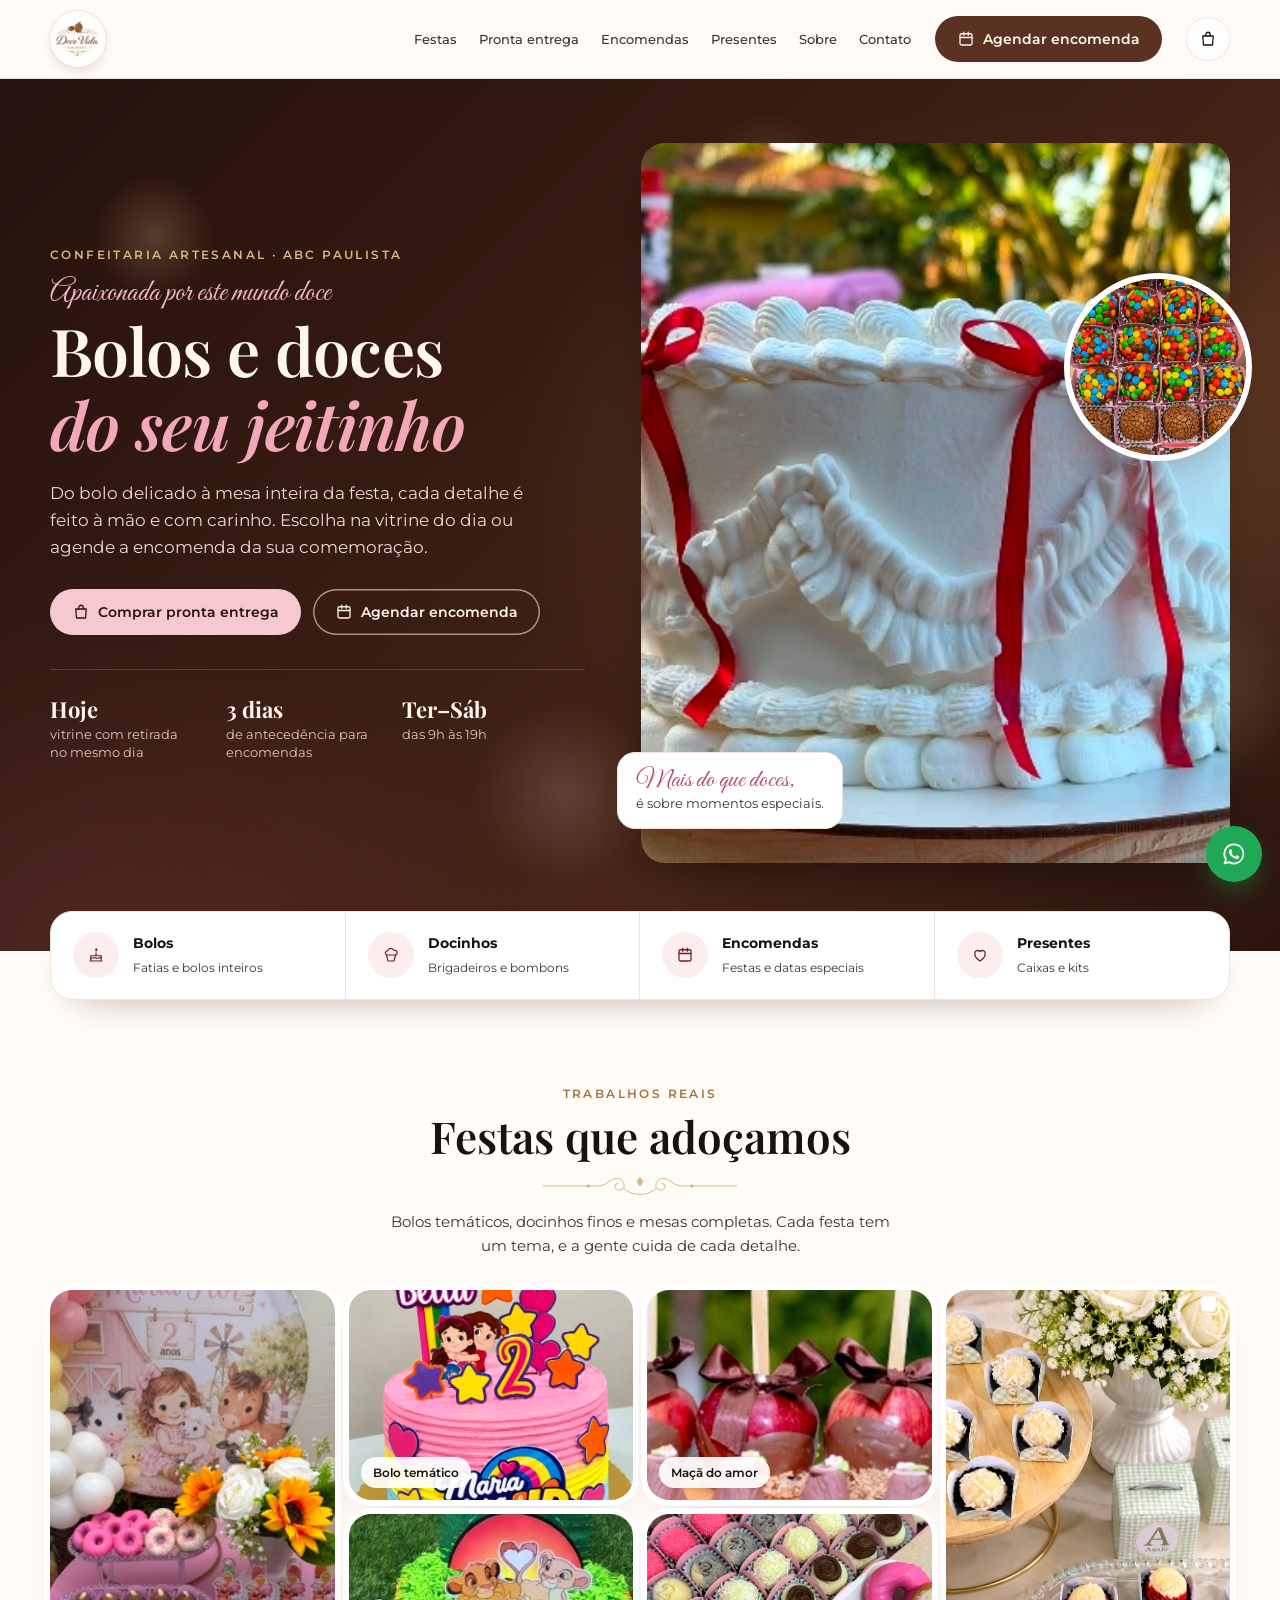
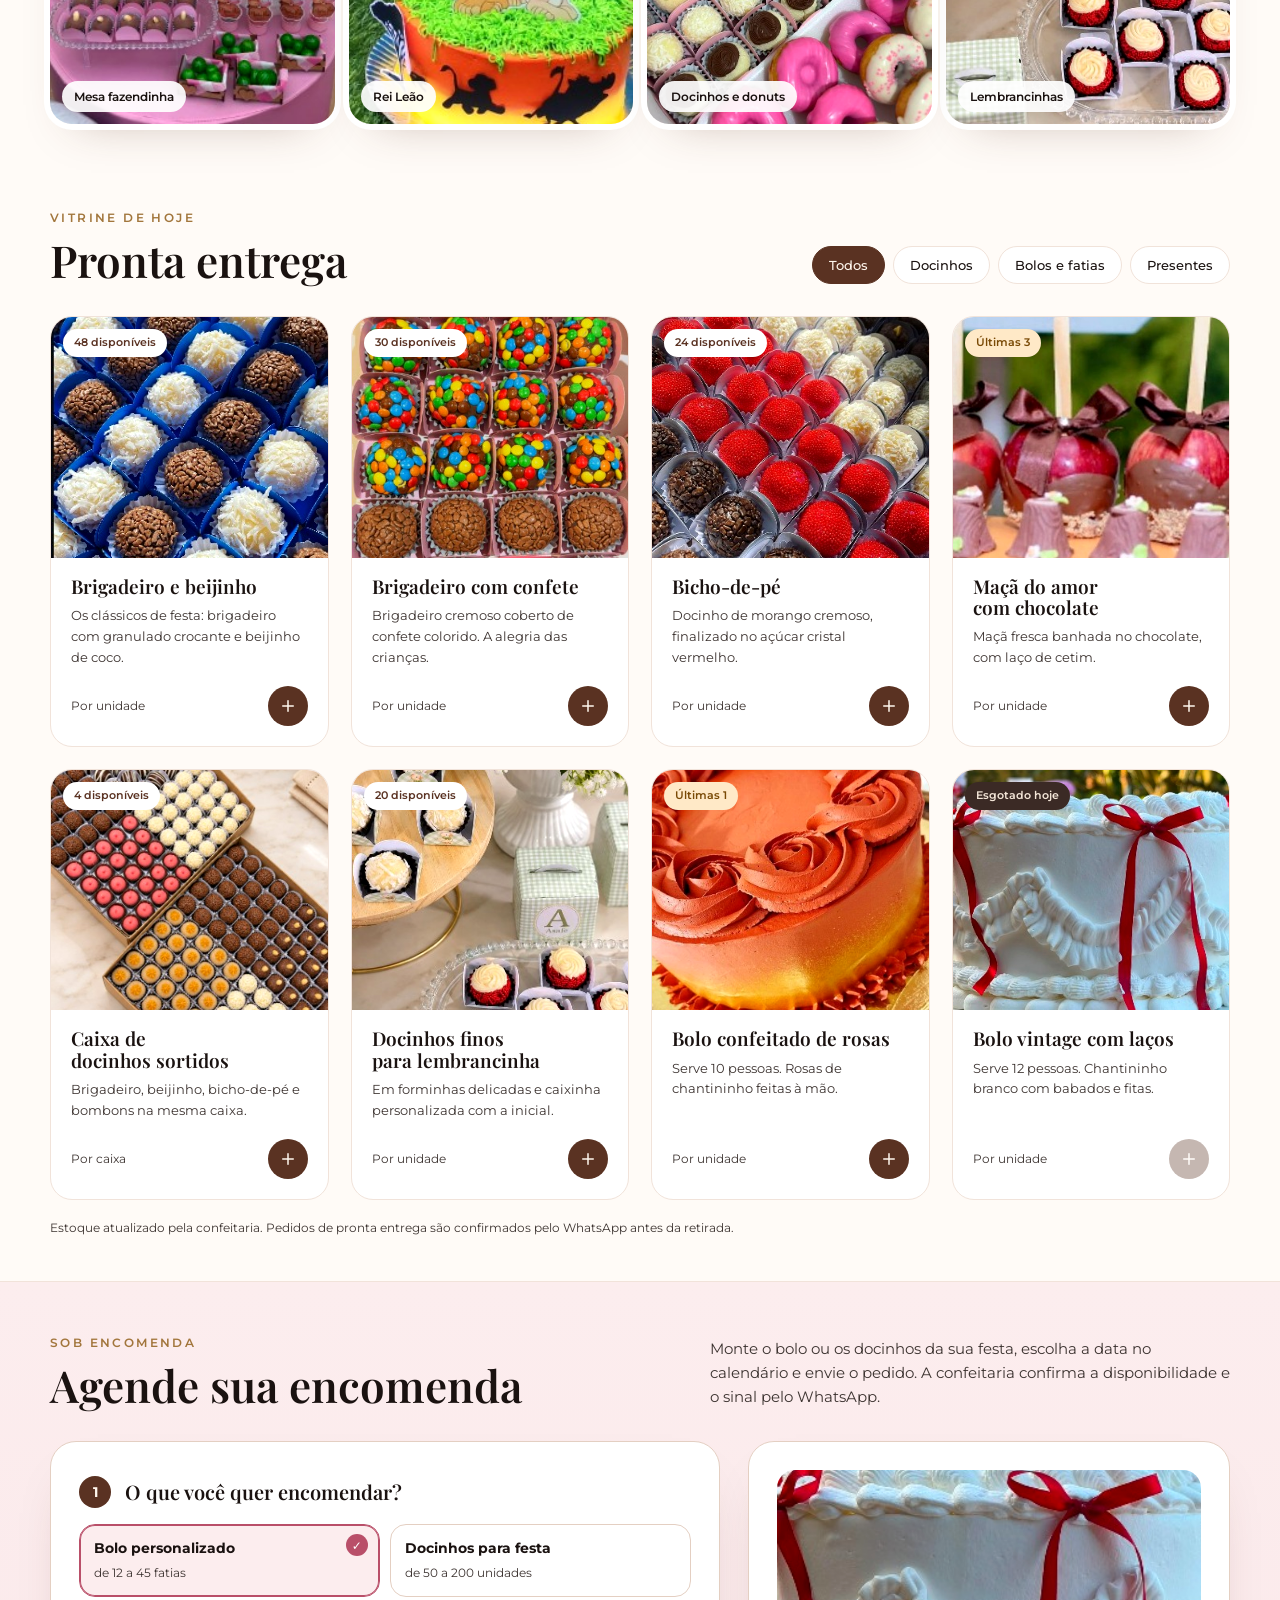
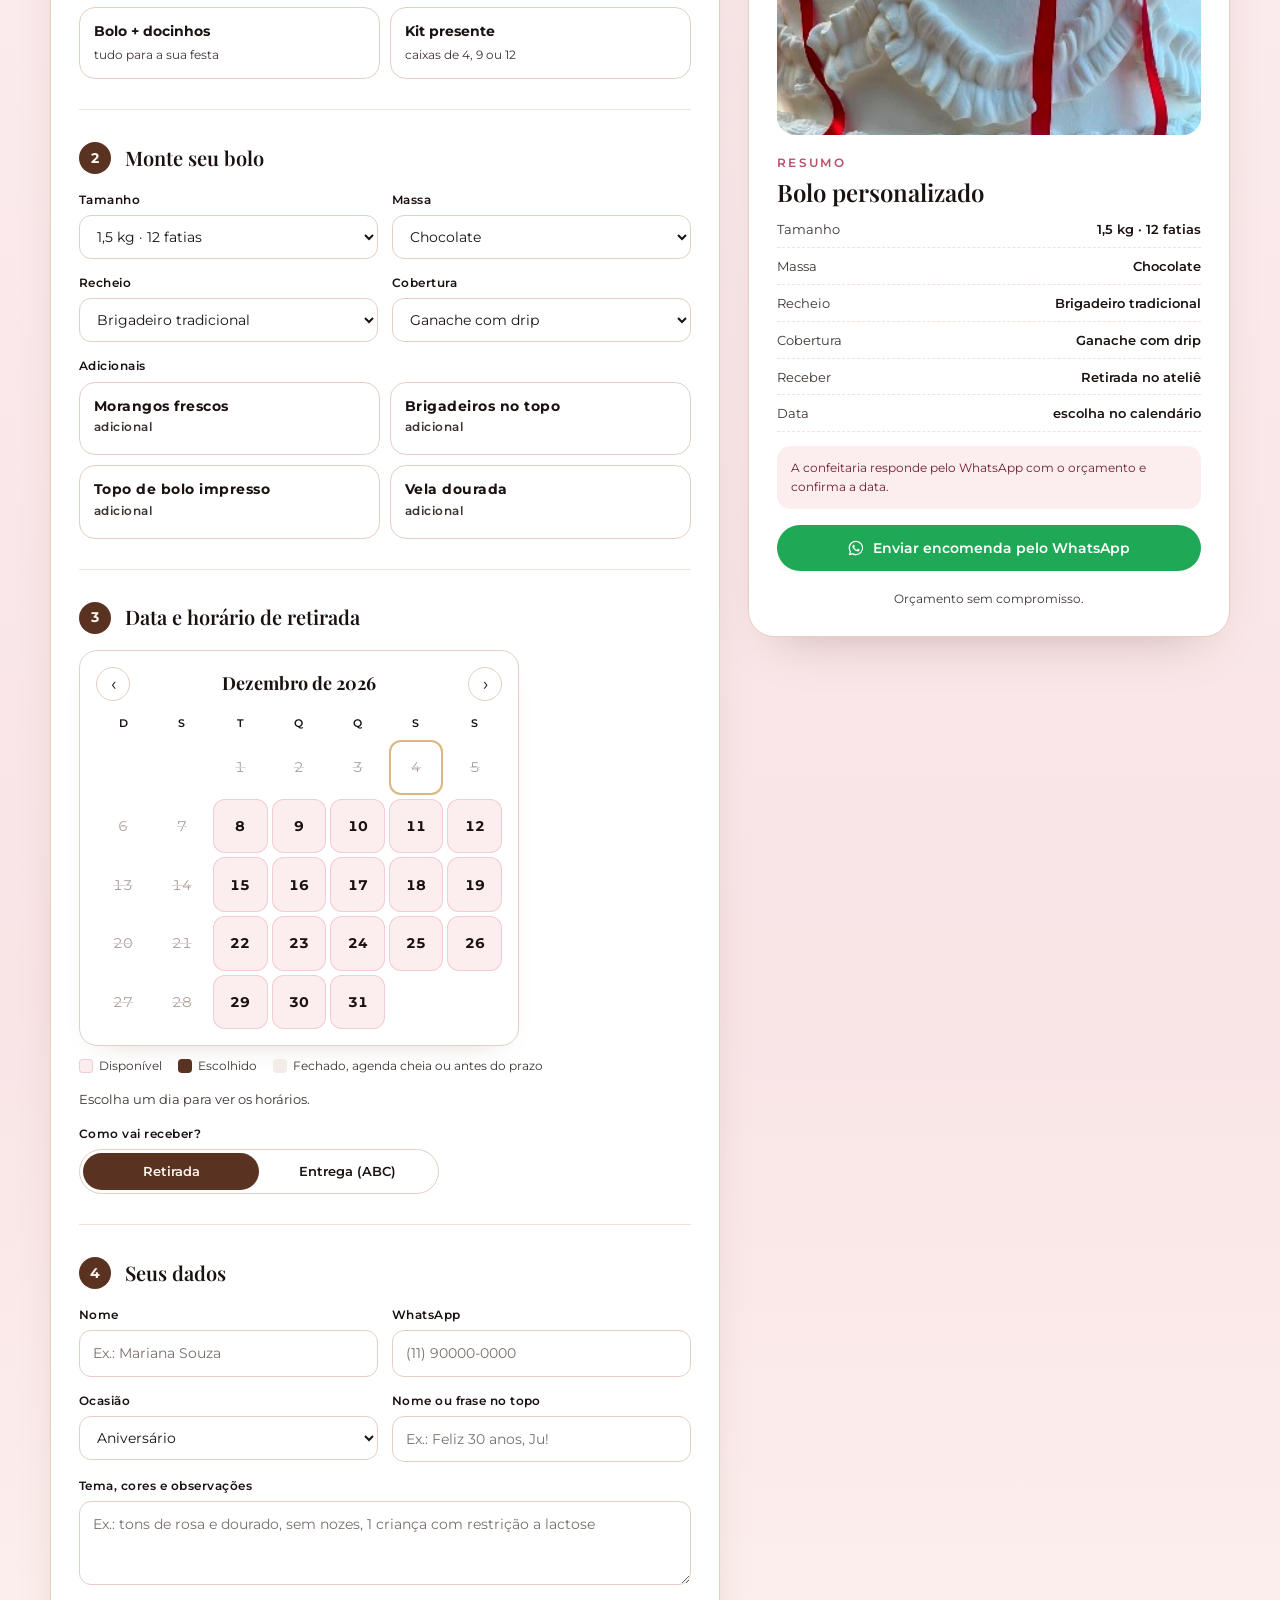
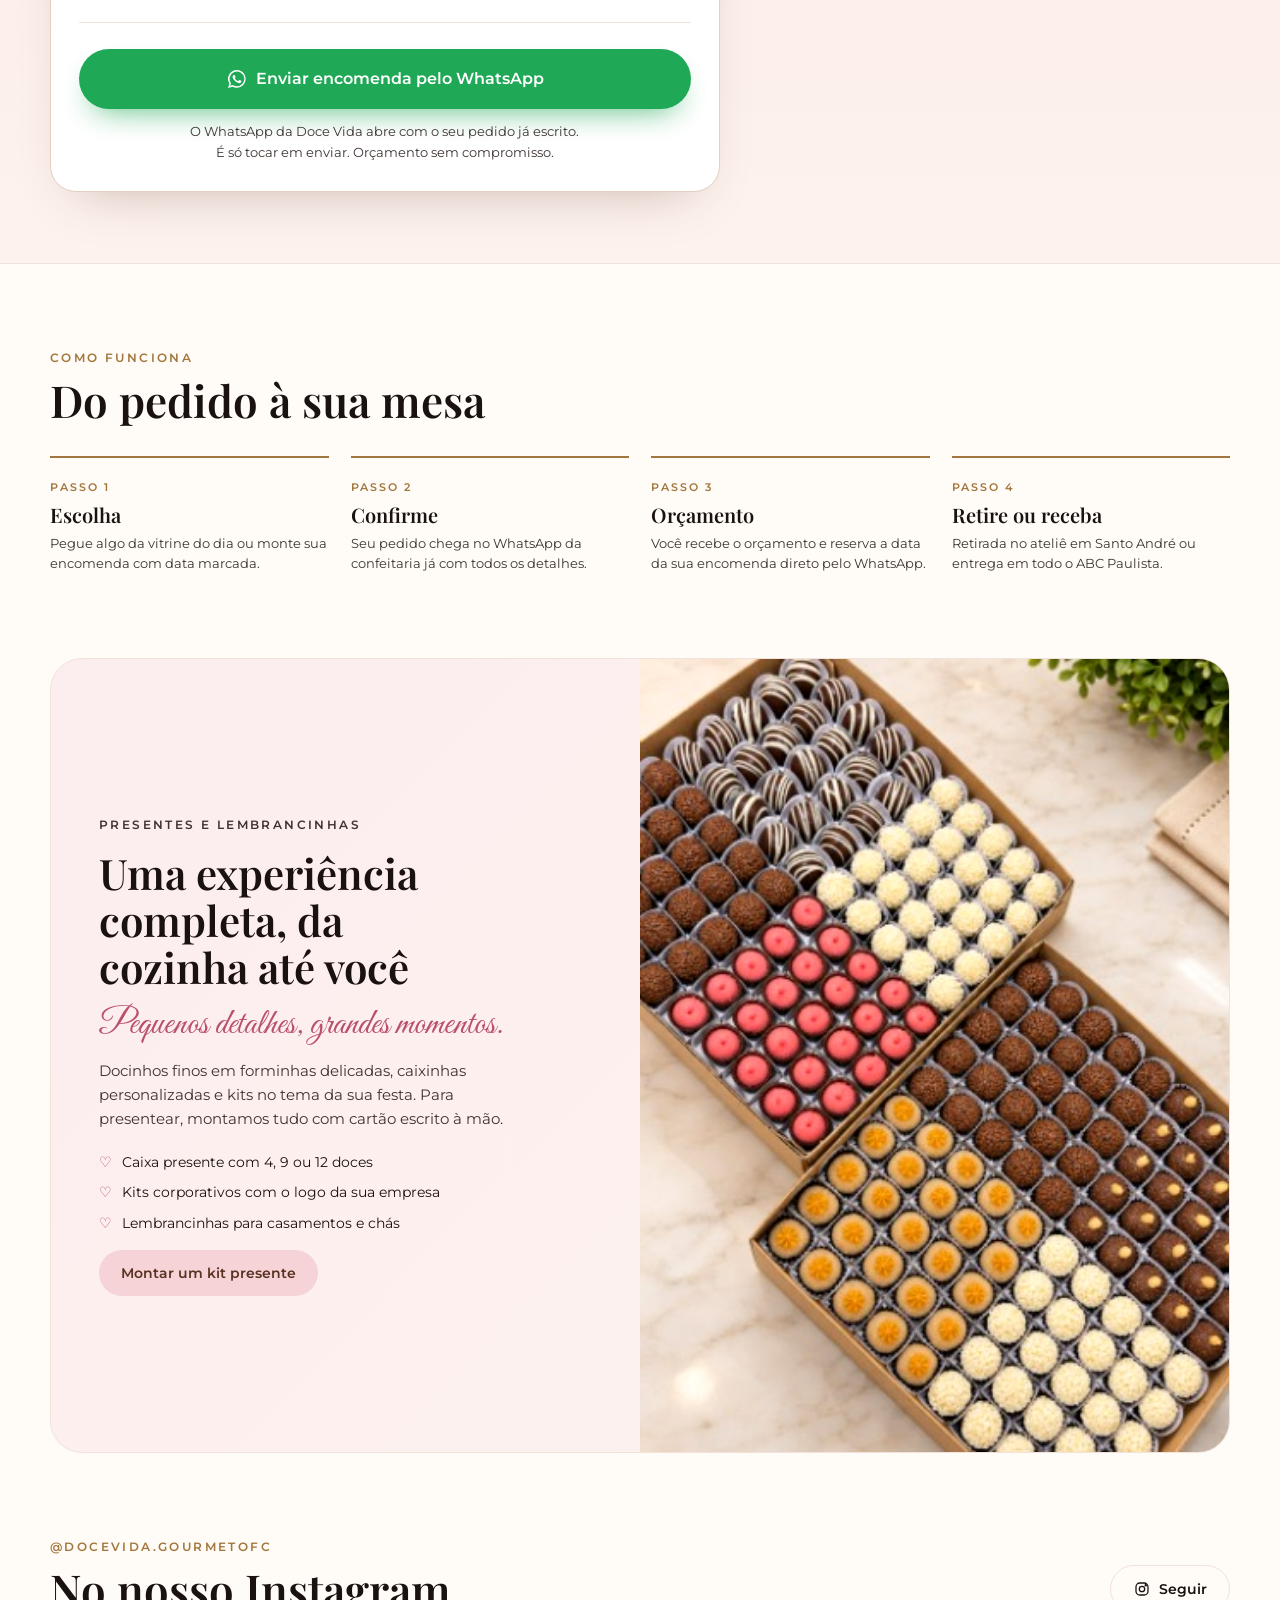
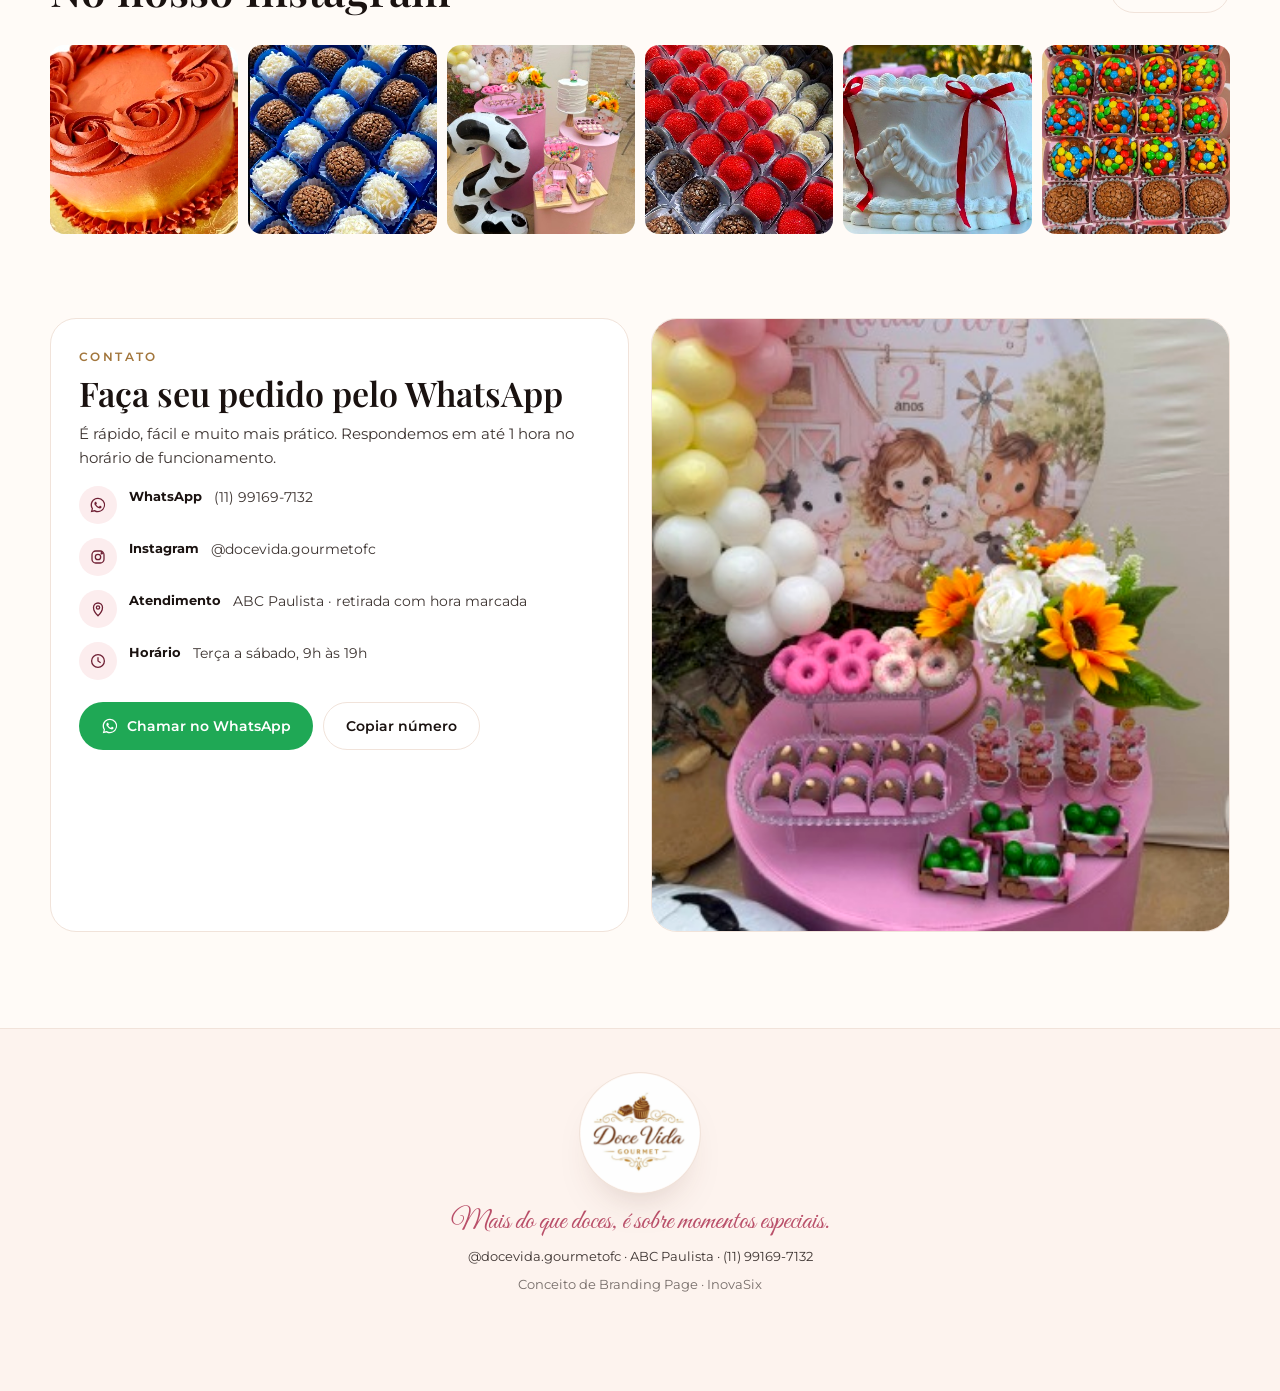
<file: index.html>
<!DOCTYPE html>
<html lang="pt-BR">
<head>
<meta charset="UTF-8">
<meta name="viewport" content="width=device-width, initial-scale=1, viewport-fit=cover">
<title>Doce Vida Gourmet | Bolos e doces do seu jeitinho</title>
<meta name="description" content="Confeitaria artesanal no ABC Paulista. Bolos, docinhos e mesas de festa feitos com carinho. Pronta entrega e encomendas pelo WhatsApp.">
<meta name="theme-color" content="#FFFBF7">
<link rel="icon" type="image/png" href="img/favicon-dv.png">
<!-- Pré-visualização ao compartilhar o link (WhatsApp, Instagram, Facebook) -->
<meta property="og:type" content="website">
<meta property="og:locale" content="pt_BR">
<meta property="og:site_name" content="Doce Vida Gourmet">
<meta property="og:title" content="Doce Vida Gourmet | Bolos e doces do seu jeitinho">
<meta property="og:description" content="Confeitaria artesanal no ABC Paulista. Bolos, docinhos e mesas de festa. Encomendas pelo WhatsApp.">
<meta property="og:url" content="https://inovasix.github.io/Confeitaria---Doce-Vida/">
<meta property="og:image" content="https://inovasix.github.io/Confeitaria---Doce-Vida/img/logo-dv.png">
<meta property="og:image:width" content="512">
<meta property="og:image:height" content="512">
<link rel="apple-touch-icon" href="img/logo-dv.png">
<link rel="preconnect" href="https://fonts.googleapis.com">
<link rel="stylesheet" href="https://fonts.googleapis.com/css2?family=Playfair+Display:ital,wght@0,500;0,600;0,700;1,500&family=Montserrat:wght@400;500;600;700&family=Great+Vibes&display=swap">
<link rel="stylesheet" href="css/style.css?v=8">
</head>
<body>
<svg width="0" height="0" style="position:absolute" aria-hidden="true">
  <symbol id="i-bag" viewBox="0 0 24 24" fill="none" stroke="currentColor" stroke-width="1.7" stroke-linecap="round" stroke-linejoin="round"><path d="M5 8h14l-1 12H6L5 8z"/><path d="M9 8V6a3 3 0 0 1 6 0v2"/></symbol>
  <symbol id="i-cake" viewBox="0 0 24 24" fill="none" stroke="currentColor" stroke-width="1.6" stroke-linecap="round" stroke-linejoin="round"><path d="M4 20h16M5 20v-7h14v7M5 16c2 1.5 4-1.5 7 0s5-1.5 7 0M12 13V9M12 6.5c-.8-1-.3-2 .5-2.8.3 1 1 1.5.4 2.6"/></symbol>
  <symbol id="i-cup" viewBox="0 0 24 24" fill="none" stroke="currentColor" stroke-width="1.6" stroke-linecap="round" stroke-linejoin="round"><path d="M6 12h12l-2 8H8l-2-8z"/><path d="M6 12a3 3 0 0 1 1.5-5.6A4.5 4.5 0 0 1 16 6a3 3 0 0 1 2 6"/></symbol>
  <symbol id="i-heart" viewBox="0 0 24 24" fill="none" stroke="currentColor" stroke-width="1.7" stroke-linecap="round" stroke-linejoin="round"><path d="M12 20s-7-4.4-7-10a4 4 0 0 1 7-2.6A4 4 0 0 1 19 10c0 5.6-7 10-7 10z"/></symbol>
  <symbol id="i-cal" viewBox="0 0 24 24" fill="none" stroke="currentColor" stroke-width="1.7" stroke-linecap="round" stroke-linejoin="round"><rect x="4" y="5" width="16" height="15" rx="2"/><path d="M4 10h16M9 3v4M15 3v4"/></symbol>
  <symbol id="i-pin" viewBox="0 0 24 24" fill="none" stroke="currentColor" stroke-width="1.7" stroke-linecap="round" stroke-linejoin="round"><path d="M12 21s-6-5.5-6-11a6 6 0 0 1 12 0c0 5.5-6 11-6 11z"/><circle cx="12" cy="10" r="2.2"/></symbol>
  <symbol id="i-clock" viewBox="0 0 24 24" fill="none" stroke="currentColor" stroke-width="1.7" stroke-linecap="round"><circle cx="12" cy="12" r="8.5"/><path d="M12 7.5V12l3 2"/></symbol>
  <symbol id="i-ig" viewBox="0 0 24 24" fill="none" stroke="currentColor" stroke-width="1.7"><rect x="4" y="4" width="16" height="16" rx="5"/><circle cx="12" cy="12" r="3.6"/><circle cx="17" cy="7" r=".8" fill="currentColor"/></symbol>
  <symbol id="i-zap" viewBox="0 0 24 24" fill="currentColor"><path d="M12 2.2a9.7 9.7 0 0 0-8.3 14.8L2.3 21.8l4.9-1.3A9.7 9.7 0 1 0 12 2.2zm0 17.7c-1.5 0-3-.4-4.2-1.2l-.3-.2-2.9.8.8-2.8-.2-.3a8 8 0 1 1 6.8 3.7zm4.4-6c-.2-.1-1.4-.7-1.7-.8-.2-.1-.4-.1-.5.1l-.8 1c-.1.2-.3.2-.5.1a6.5 6.5 0 0 1-3.2-2.8c-.2-.4.2-.4.7-1.3.1-.1 0-.3 0-.4l-.8-1.8c-.2-.5-.4-.4-.5-.4h-.5c-.2 0-.4.1-.6.3-.2.2-.8.8-.8 2s.8 2.3 1 2.5c.1.2 1.6 2.5 4 3.5 1.5.6 2 .7 2.8.6.5-.1 1.4-.6 1.6-1.1.2-.6.2-1 .1-1.1l-.3-.3z"/></symbol>
  <symbol id="i-plus" viewBox="0 0 24 24" fill="none" stroke="currentColor" stroke-width="2" stroke-linecap="round"><path d="M12 5v14M5 12h14"/></symbol>
  <symbol id="orn" viewBox="0 0 240 28" fill="none" stroke="currentColor" stroke-width="1.2" stroke-linecap="round">
    <path d="M4 14h66"/><path d="M236 14h-66"/>
    <path d="M70 14c10 0 14-9 22-9 6 0 9 4 9 8s-3 6-6 6-5-2-5-4.5 2-3.5 3.5-3.5"/>
    <path d="M170 14c-10 0-14-9-22-9-6 0-9 4-9 8s3 6 6 6 5-2 5-4.5-2-3.5-3.5-3.5"/>
    <path d="M101 17c5 5 12 7 19 7s14-2 19-7"/>
    <path d="M120 4l3.5 5-3.5 5-3.5-5z" fill="currentColor"/>
    <circle cx="58" cy="14" r="1.4" fill="currentColor"/><circle cx="182" cy="14" r="1.4" fill="currentColor"/>
  </symbol>
</svg>

<header class="top">
  <div class="wrap nav">
    <a class="logo" href="#inicio" aria-label="Doce Vida Gourmet, início"><img src="img/logo-dv.png" alt="Doce Vida Gourmet" width="56" height="56"></a>
    <nav aria-label="Principal">
      <a href="#festas">Festas</a>
      <a href="#pronta">Pronta entrega</a>
      <a href="#encomendas">Encomendas</a>
      <a href="#embalagens">Presentes</a>
      <a href="#sobre">Sobre</a>
      <a href="#contato">Contato</a>
    </nav>
    <a class="btn btn-dark" href="#encomendas"><svg class="i"><use href="#i-cal"/></svg>Agendar encomenda</a>
    <button class="cartbtn" id="cartOpen" aria-label="Abrir sacola"><svg class="i"><use href="#i-bag"/></svg><b id="cartCount" hidden>0</b></button>
  </div>
</header>

<main class="wrap" id="inicio">
  <section class="hero">
    <div>
      <p class="eyebrow">Confeitaria artesanal · ABC Paulista</p>
      <p class="hello">Apaixonada por este mundo doce</p>
      <h1>Bolos e doces <em>do seu jeitinho</em></h1>
      <p class="lead">Do bolo delicado à mesa inteira da festa, cada detalhe é feito à mão e com carinho. Escolha na vitrine do dia ou agende a encomenda da sua comemoração.</p>
      <div class="ctas">
        <a class="btn btn-dark" href="#pronta"><svg class="i"><use href="#i-bag"/></svg>Comprar pronta entrega</a>
        <a class="btn btn-rosa" href="#encomendas"><svg class="i"><use href="#i-cal"/></svg>Agendar encomenda</a>
      </div>
      <div class="facts muted">
        <div><strong>Hoje</strong>vitrine com retirada no mesmo dia</div>
        <div><strong id="factLead">3 dias</strong>de antecedência para encomendas</div>
        <div><strong>Ter–Sáb</strong>das 9h às 19h</div>
      </div>
    </div>
    <div class="hero-img">
      <img class="main" src="img/real/bolo-laco.jpg" alt="Bolo branco confeitado em estilo vintage com laços de fita vermelha">
      <img class="mini" src="img/real/brig-confete.jpg" alt="Brigadeiros cobertos de confete colorido" loading="lazy">
      <div class="tag"><div class="script">Mais do que doces,</div><div class="muted" style="font-size:13px">é sobre momentos especiais.</div></div>
    </div>
  </section>

  <div class="cats">
    <a href="#pronta" data-jump="bolos"><span class="ic"><svg class="i"><use href="#i-cake"/></svg></span><div><strong>Bolos</strong><span>Fatias e bolos inteiros</span></div></a>
    <a href="#pronta" data-jump="doces"><span class="ic"><svg class="i"><use href="#i-cup"/></svg></span><div><strong>Docinhos</strong><span>Brigadeiros e bombons</span></div></a>
    <a href="#encomendas"><span class="ic"><svg class="i"><use href="#i-cal"/></svg></span><div><strong>Encomendas</strong><span>Festas e datas especiais</span></div></a>
    <a href="#embalagens"><span class="ic"><svg class="i"><use href="#i-heart"/></svg></span><div><strong>Presentes</strong><span>Caixas e kits</span></div></a>
  </div>

  <!-- FESTAS -->
  <section class="blk" id="festas">
    <div class="head center">
      <div>
        <p class="eyebrow">Trabalhos reais</p>
        <h2>Festas que adoçamos</h2>
        <div class="orn" aria-hidden="true"><svg><use href="#orn"/></svg></div>
        <p class="muted">Bolos temáticos, docinhos finos e mesas completas. Cada festa tem um tema, e a gente cuida de cada detalhe.</p>
      </div>
    </div>
    <div class="mosaic">
      <figure class="tall"><img src="img/real/mesa-fazenda2.jpg" alt="Mesa de festa rosa com tema fazendinha, donuts, docinhos e flores" loading="lazy"><figcaption>Mesa fazendinha</figcaption></figure>
      <figure><img src="img/real/bolo-bella.jpg" alt="Bolo colorido de aniversário com topo personalizado de arco-íris e estrelas" loading="lazy"><figcaption>Bolo temático</figcaption></figure>
      <figure><img src="img/real/maca.jpg" alt="Maçãs do amor com chocolate e laço marrom, ao lado de docinhos em forma de tronco" loading="lazy"><figcaption>Maçã do amor</figcaption></figure>
      <figure class="tall"><img src="img/real/bem-casados.jpg" alt="Docinhos finos em forminhas e caixinhas xadrez verde para lembrancinha" loading="lazy"><figcaption>Lembrancinhas</figcaption></figure>
      <figure><img src="img/real/bolo-leao.jpg" alt="Bolo com tema Rei Leão, grama de chantili e topo com Simba e Nala" loading="lazy"><figcaption>Rei Leão</figcaption></figure>
      <figure><img src="img/real/donuts.jpg" alt="Caixa com docinhos sortidos e mini donuts cor-de-rosa" loading="lazy"><figcaption>Docinhos e donuts</figcaption></figure>
    </div>
  </section>

  <!-- PRONTA ENTREGA -->
  <section class="blk" id="pronta">
    <div class="head">
      <div><p class="eyebrow">Vitrine de hoje</p><h2>Pronta entrega</h2></div>
      <div class="filters" role="group" aria-label="Filtrar vitrine">
        <button class="chip" data-f="todos" aria-pressed="true">Todos</button>
        <button class="chip" data-f="doces" aria-pressed="false">Docinhos</button>
        <button class="chip" data-f="bolos" aria-pressed="false">Bolos e fatias</button>
        <button class="chip" data-f="presentes" aria-pressed="false">Presentes</button>
      </div>
    </div>
    <div class="grid" id="vitrine"></div>
    <p class="note" id="stockNote">Estoque atualizado pela confeitaria. Pedidos de pronta entrega são confirmados pelo WhatsApp antes da retirada.</p>
  </section>

  <!-- ENCOMENDAS -->
  <section class="blk" id="encomendas">
    <div class="head">
      <div><p class="eyebrow">Sob encomenda</p><h2>Agende sua encomenda</h2></div>
      <p class="muted">Monte o bolo ou os docinhos da sua festa, escolha a data no calendário e envie o pedido. A confeitaria confirma a disponibilidade e o sinal pelo WhatsApp.</p>
    </div>
    <form class="enc" id="encForm" novalidate>
      <div class="panel">
        <div class="fset">
          <div class="step"><span class="n">1</span><h3>O que você quer encomendar?</h3></div>
          <div class="opts" id="optTipo"></div>
        </div>

        <div class="fset" id="fsBolo">
          <div class="step"><span class="n">2</span><h3>Monte seu bolo</h3></div>
          <div class="fields">
            <div class="f"><label for="tamanho">Tamanho</label><select id="tamanho"></select></div>
            <div class="f"><label for="massa">Massa</label><select id="massa"></select></div>
            <div class="f"><label for="recheio">Recheio</label><select id="recheio"></select></div>
            <div class="f"><label for="cobertura">Cobertura</label><select id="cobertura"></select></div>
            <div class="f full"><label>Adicionais</label><div class="opts" id="optExtras"></div></div>
          </div>
        </div>

        <div class="fset" id="fsDoces" hidden>
          <div class="step"><span class="n">2</span><h3>Escolha os docinhos</h3></div>
          <div class="fields">
            <div class="f"><label for="qtdDoces">Quantidade</label><select id="qtdDoces"></select></div>
            <div class="f"><label for="saborDoces">Sabores</label><select id="saborDoces"></select></div>
            <div class="f full"><label for="forminha">Forminha</label><select id="forminha"><option>Forminha kraft</option><option>Forminha rosa pétala</option><option>Forminha dourada</option></select></div>
          </div>
        </div>

        <div class="fset">
          <div class="step"><span class="n">3</span><h3>Data e horário de retirada</h3></div>
          <div class="fields">
            <div class="full">
              <div class="cal" id="cal" aria-label="Calendário de encomendas"></div>
              <div class="legend"><span><i class="lg-ok"></i>Disponível</span><span><i class="lg-sel"></i>Escolhido</span><span><i class="lg-off"></i>Fechado, agenda cheia ou antes do prazo</span></div>
              <div class="slots" id="slots" role="group" aria-label="Horário"></div>
              <div class="err" id="errData" hidden>Escolha uma data e um horário.</div>
            </div>
            <div class="f full"><label>Como vai receber?</label>
              <div class="seg" style="max-width:360px" role="group" aria-label="Forma de entrega">
                <button type="button" id="encRet" aria-pressed="true">Retirada</button>
                <button type="button" id="encEnt" aria-pressed="false">Entrega (ABC)</button>
              </div>
            </div>
            <div class="f full" id="encEndWrap" hidden><label for="encEnd">Endereço de entrega</label><input id="encEnd" placeholder="Rua, número, bairro e cidade" autocomplete="street-address"><div class="err" id="errEnd" hidden>Informe o endereço de entrega.</div></div>
          </div>
        </div>

        <div class="fset">
          <div class="step"><span class="n">4</span><h3>Seus dados</h3></div>
          <div class="fields">
            <div class="f"><label for="nome">Nome</label><input id="nome" autocomplete="name" placeholder="Ex.: Mariana Souza"><div class="err" id="errNome" hidden>Informe seu nome.</div></div>
            <div class="f"><label for="fone">WhatsApp</label><input id="fone" inputmode="tel" autocomplete="tel" placeholder="(11) 90000-0000"><div class="err" id="errFone" hidden>Informe um telefone com DDD.</div></div>
            <div class="f"><label for="ocasiao">Ocasião</label><select id="ocasiao"><option>Aniversário</option><option>Casamento</option><option>Chá de bebê / revelação</option><option>Batizado</option><option>Evento corporativo</option><option>Só porque sim</option></select></div>
            <div class="f"><label for="topo">Nome ou frase no topo</label><input id="topo" placeholder="Ex.: Feliz 30 anos, Ju!"></div>
            <div class="f full"><label for="obs">Tema, cores e observações</label><textarea id="obs" placeholder="Ex.: tons de rosa e dourado, sem nozes, 1 criança com restrição a lactose"></textarea></div>
          </div>
        </div>

        <div class="send">
          <button class="btn btn-zap btn-send" type="submit"><svg class="i"><use href="#i-zap"/></svg>Enviar encomenda pelo WhatsApp</button>
          <p>O WhatsApp da Doce Vida abre com o seu pedido já escrito. É só tocar em enviar. Orçamento sem compromisso.</p>
        </div>
      </div>

      <aside class="panel sum" aria-label="Resumo da encomenda">
        <div class="ph"><img id="sumImg" src="img/real/bolo-laco.jpg" alt=""></div>
        <p class="eyebrow">Resumo</p>
        <h3 id="sumTitle" style="font-size:24px;margin-top:6px">Bolo personalizado</h3>
        <div class="lines" id="sumLines"></div>
        <div class="sinal" id="sumSinal"></div>
        <button class="btn btn-zap" type="submit" style="width:100%;justify-content:center;margin-top:16px"><svg class="i"><use href="#i-zap"/></svg>Enviar encomenda pelo WhatsApp</button>
        <p class="note" style="text-align:center">Orçamento sem compromisso.</p>
      </aside>
    </form>
  </section>

  <!-- COMO FUNCIONA -->
  <section class="blk" id="sobre">
    <div class="head"><div><p class="eyebrow">Como funciona</p><h2>Do pedido à sua mesa</h2></div></div>
    <ol class="process">
      <li><h3>Escolha</h3><p>Pegue algo da vitrine do dia ou monte sua encomenda com data marcada.</p></li>
      <li><h3>Confirme</h3><p>Seu pedido chega no WhatsApp da confeitaria já com todos os detalhes.</p></li>
      <li><h3>Orçamento</h3><p>Você recebe o orçamento e reserva a data da sua encomenda direto pelo WhatsApp.</p></li>
      <li><h3>Retire ou receba</h3><p>Retirada no ateliê em Santo André ou entrega em todo o ABC Paulista.</p></li>
    </ol>
  </section>

  <!-- EMBALAGENS -->
  <section class="blk" id="embalagens">
    <div class="band">
      <div class="tx">
        <p class="eyebrow">Presentes e lembrancinhas</p>
        <h2>Uma experiência completa, da cozinha até você</h2>
        <div class="script">Pequenos detalhes, grandes momentos.</div>
        <p>Docinhos finos em forminhas delicadas, caixinhas personalizadas e kits no tema da sua festa. Para presentear, montamos tudo com cartão escrito à mão.</p>
        <ul>
          <li>Caixa presente com 4, 9 ou 12 doces</li>
          <li>Kits corporativos com o logo da sua empresa</li>
          <li>Lembrancinhas para casamentos e chás</li>
        </ul>
        <div><a class="btn btn-rosa" href="#encomendas" data-tipo="kit">Montar um kit presente</a></div>
      </div>
      <img src="img/real/caixa-sortida.jpg" alt="Caixas com brigadeiros, bicho-de-pé, beijinhos e docinhos sortidos" loading="lazy">
    </div>
  </section>

  <!-- INSTAGRAM -->
  <section class="blk">
    <div class="head">
      <div><p class="eyebrow">@docevida.gourmetofc</p><h2>No nosso Instagram</h2></div>
      <a class="btn btn-ghost" href="https://instagram.com/docevida.gourmetofc" target="_blank" rel="noopener"><svg class="i"><use href="#i-ig"/></svg>Seguir</a>
    </div>
    <div class="insta">
      <a href="https://instagram.com/docevida.gourmetofc" target="_blank" rel="noopener"><img src="img/real/bolo-rosas.jpg" alt="Bolo confeitado com rosas de chantili em tons de laranja" loading="lazy"></a>
      <a href="https://instagram.com/docevida.gourmetofc" target="_blank" rel="noopener"><img src="img/real/brig-coco.jpg" alt="Brigadeiros e beijinhos em forminhas azuis" loading="lazy"></a>
      <a href="https://instagram.com/docevida.gourmetofc" target="_blank" rel="noopener"><img src="img/real/mesa-fazenda.jpg" alt="Mesa de aniversário de 2 anos com tema fazendinha" loading="lazy"></a>
      <a href="https://instagram.com/docevida.gourmetofc" target="_blank" rel="noopener"><img src="img/real/brig-vermelho.jpg" alt="Bicho-de-pé, brigadeiros e beijinhos sortidos" loading="lazy"></a>
      <a href="https://instagram.com/docevida.gourmetofc" target="_blank" rel="noopener"><img src="img/real/bolo-laco.jpg" alt="Bolo branco vintage com laços vermelhos" loading="lazy"></a>
      <a href="https://instagram.com/docevida.gourmetofc" target="_blank" rel="noopener"><img src="img/real/brig-confete.jpg" alt="Brigadeiros com confete colorido" loading="lazy"></a>
    </div>
  </section>

  <!-- ADMIN -->
  <section class="blk" id="painel" hidden>
    <div class="admin">
      <div class="head" style="margin-bottom:18px">
        <div><p class="eyebrow">Só a equipe vê esta área</p><h2>Painel da confeitaria</h2></div>
        <p class="muted">Atualize o estoque da vitrine e a agenda. As mudanças aparecem na hora para todos os clientes.</p>
      </div>
      <h3 style="font-size:20px;margin-bottom:10px">Vitrine de pronta entrega</h3>
      <div class="atable"><table><thead><tr><th>Produto</th><th>Em estoque</th><th>Visível</th><th></th></tr></thead><tbody id="admRows"></tbody></table></div>
      <div class="fields" style="margin-top:28px">
        <div class="f"><label for="admLead">Antecedência mínima (dias)</label><input id="admLead" type="number" min="1" max="30"></div>
        <div class="f"><label for="admBlock">Bloquear um dia na agenda</label><div style="display:flex;gap:8px"><input id="admBlock" type="date"><button type="button" class="btn btn-dark" id="admBlockBtn">Bloquear</button></div></div>
        <div class="f full"><label>Dias bloqueados</label><div class="filters" id="admBlocked"></div></div>
      </div>
      <button type="button" class="btn btn-dark" id="admSave" style="margin-top:22px">Salvar agenda</button>
    </div>
  </section>

  <!-- CONTATO -->
  <section class="blk" id="contato">
    <div class="contact">
      <div class="panel">
        <p class="eyebrow">Contato</p>
        <h2 style="font-size:34px;margin-top:8px">Faça seu pedido pelo WhatsApp</h2>
        <p class="muted" style="margin-top:10px">É rápido, fácil e muito mais prático. Respondemos em até 1 hora no horário de funcionamento.</p>
        <div class="kv">
          <div><span class="ic"><svg class="i"><use href="#i-zap"/></svg></span><div><b>WhatsApp</b><span id="zapNum" style="user-select:all">(11) 99169-7132</span></div></div>
          <div><span class="ic"><svg class="i"><use href="#i-ig"/></svg></span><div><b>Instagram</b><span>@docevida.gourmetofc</span></div></div>
          <div><span class="ic"><svg class="i"><use href="#i-pin"/></svg></span><div><b>Atendimento</b><span>ABC Paulista · retirada com hora marcada</span></div></div>
          <div><span class="ic"><svg class="i"><use href="#i-clock"/></svg></span><div><b>Horário</b><span>Terça a sábado, 9h às 19h</span></div></div>
        </div>
        <div style="display:flex;gap:10px;flex-wrap:wrap;margin-top:22px">
          <a class="btn btn-zap" href="https://wa.me/5511991697132?text=Ol%C3%A1%2C%20Doce%20Vida!%20Vim%20pelo%20site." target="_blank" rel="noopener"><svg class="i"><use href="#i-zap"/></svg>Chamar no WhatsApp</a>
          <button class="btn btn-ghost" type="button" id="copyNum">Copiar número</button>
        </div>
      </div>
      <div class="panel" style="padding:0;overflow:hidden"><img src="img/real/mesa-fazenda2.jpg" alt="Mesa de festa rosa com donuts, docinhos e flores" loading="lazy" style="width:100%;height:100%;object-fit:cover;min-height:280px;display:block"></div>
    </div>
  </section>
</main>

<footer>
  <img class="flogo" src="img/logo-dv.png" alt="Doce Vida Gourmet" width="120" height="120" loading="lazy">
  <p class="script">Mais do que doces, é sobre momentos especiais.</p>
  <p>@docevida.gourmetofc · ABC Paulista · (11) 99169-7132</p>
  <p style="opacity:.7;margin-top:8px">Conceito de Branding Page · InovaSix</p>
</footer>

<a class="fab" href="https://wa.me/5511991697132" target="_blank" rel="noopener" aria-label="Falar no WhatsApp"><svg><use href="#i-zap"/></svg></a>

<div class="scrim" id="scrim" hidden></div>
<aside class="drawer" id="drawer" hidden aria-label="Sacola de pronta entrega">
  <div class="dh"><h3>Sua sacola</h3><button class="xbtn" id="cartClose" aria-label="Fechar">✕</button></div>
  <div class="db" id="cartItems"></div>
  <div class="df" id="cartFoot">
    <div class="seg" role="group" aria-label="Forma de retirada">
      <button type="button" id="pRet" aria-pressed="true">Retirar hoje</button>
      <button type="button" id="pEnt" aria-pressed="false">Entrega (ABC)</button>
    </div>
    <div class="f"><label for="pNome">Seu nome</label><input id="pNome" autocomplete="name" placeholder="Ex.: Mariana Souza"></div>
    <div class="f" id="pEndWrap" hidden><label for="pEnd">Endereço</label><input id="pEnd" placeholder="Rua, número, bairro e cidade"></div>
    <div class="f"><label for="pHora">Horário de retirada/entrega</label><select id="pHora"></select></div>
    <div class="err" id="errCart" hidden>Informe seu nome para enviar.</div>
    <button class="btn btn-zap" id="cartSend" style="justify-content:center"><svg class="i"><use href="#i-zap"/></svg>Enviar pedido pelo WhatsApp</button>
  </div>
</aside>

<div class="modal" id="modal" hidden role="dialog" aria-modal="true" aria-labelledby="mTitle">
  <div class="box">
    <p class="eyebrow">Quase lá</p>
    <h3 id="mTitle" style="font-size:26px;margin:6px 0 10px">Seu pedido está pronto</h3>
    <p class="muted" id="mHint" style="font-size:14px;margin-bottom:12px">Toque em "Abrir WhatsApp" para enviar a mensagem abaixo para <b>(11) 99169-7132</b>. Se o WhatsApp não abrir, copie o texto e envie manualmente.</p>
    <pre id="mMsg"></pre>
    <div class="acts">
      <a class="btn btn-zap" id="mZap" href="#" target="_blank" rel="noopener"><svg class="i"><use href="#i-zap"/></svg>Abrir WhatsApp</a>
      <button class="btn btn-ghost" id="mCopy" type="button">Copiar mensagem</button>
      <button class="btn btn-ghost" id="mClose" type="button">Fechar</button>
    </div>
  </div>
</div>
<div class="toast" id="toast" hidden></div>

<script src="js/app.js?v=3"></script>
</body>
</html>
</file>
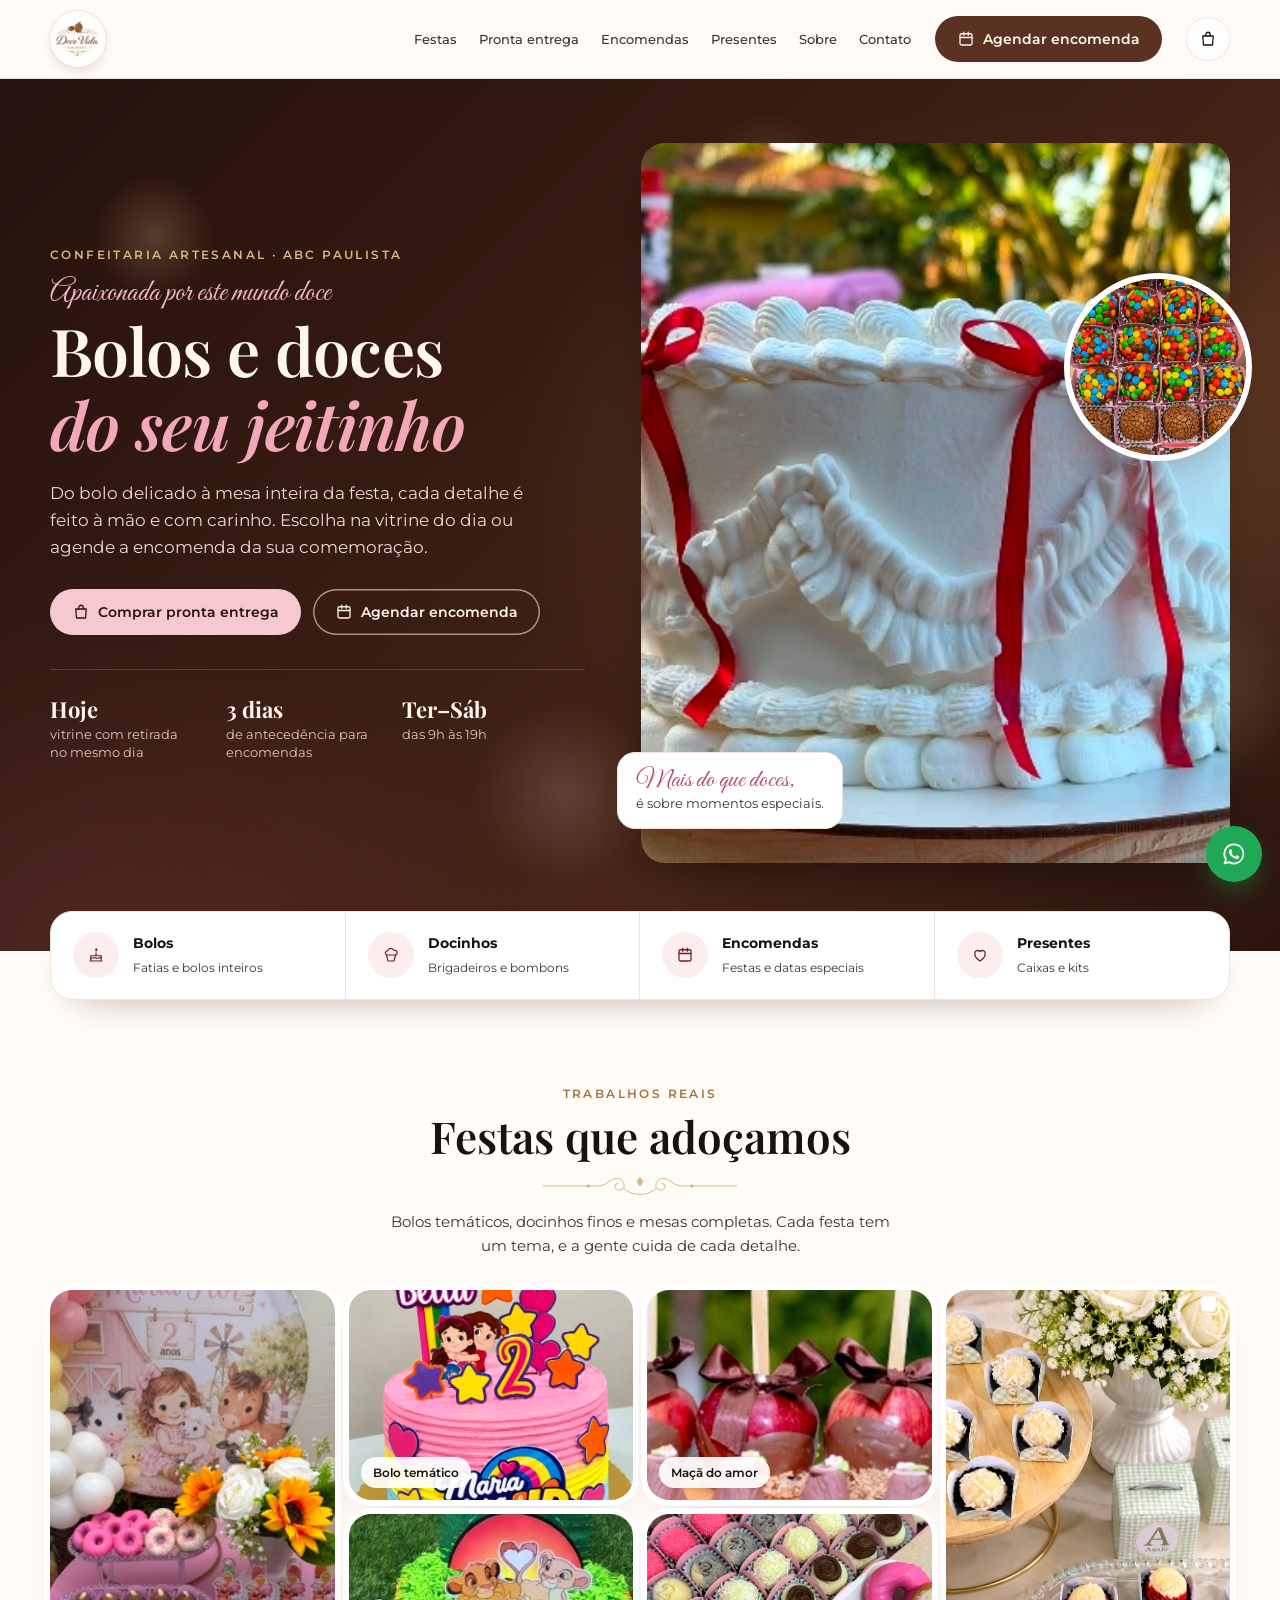
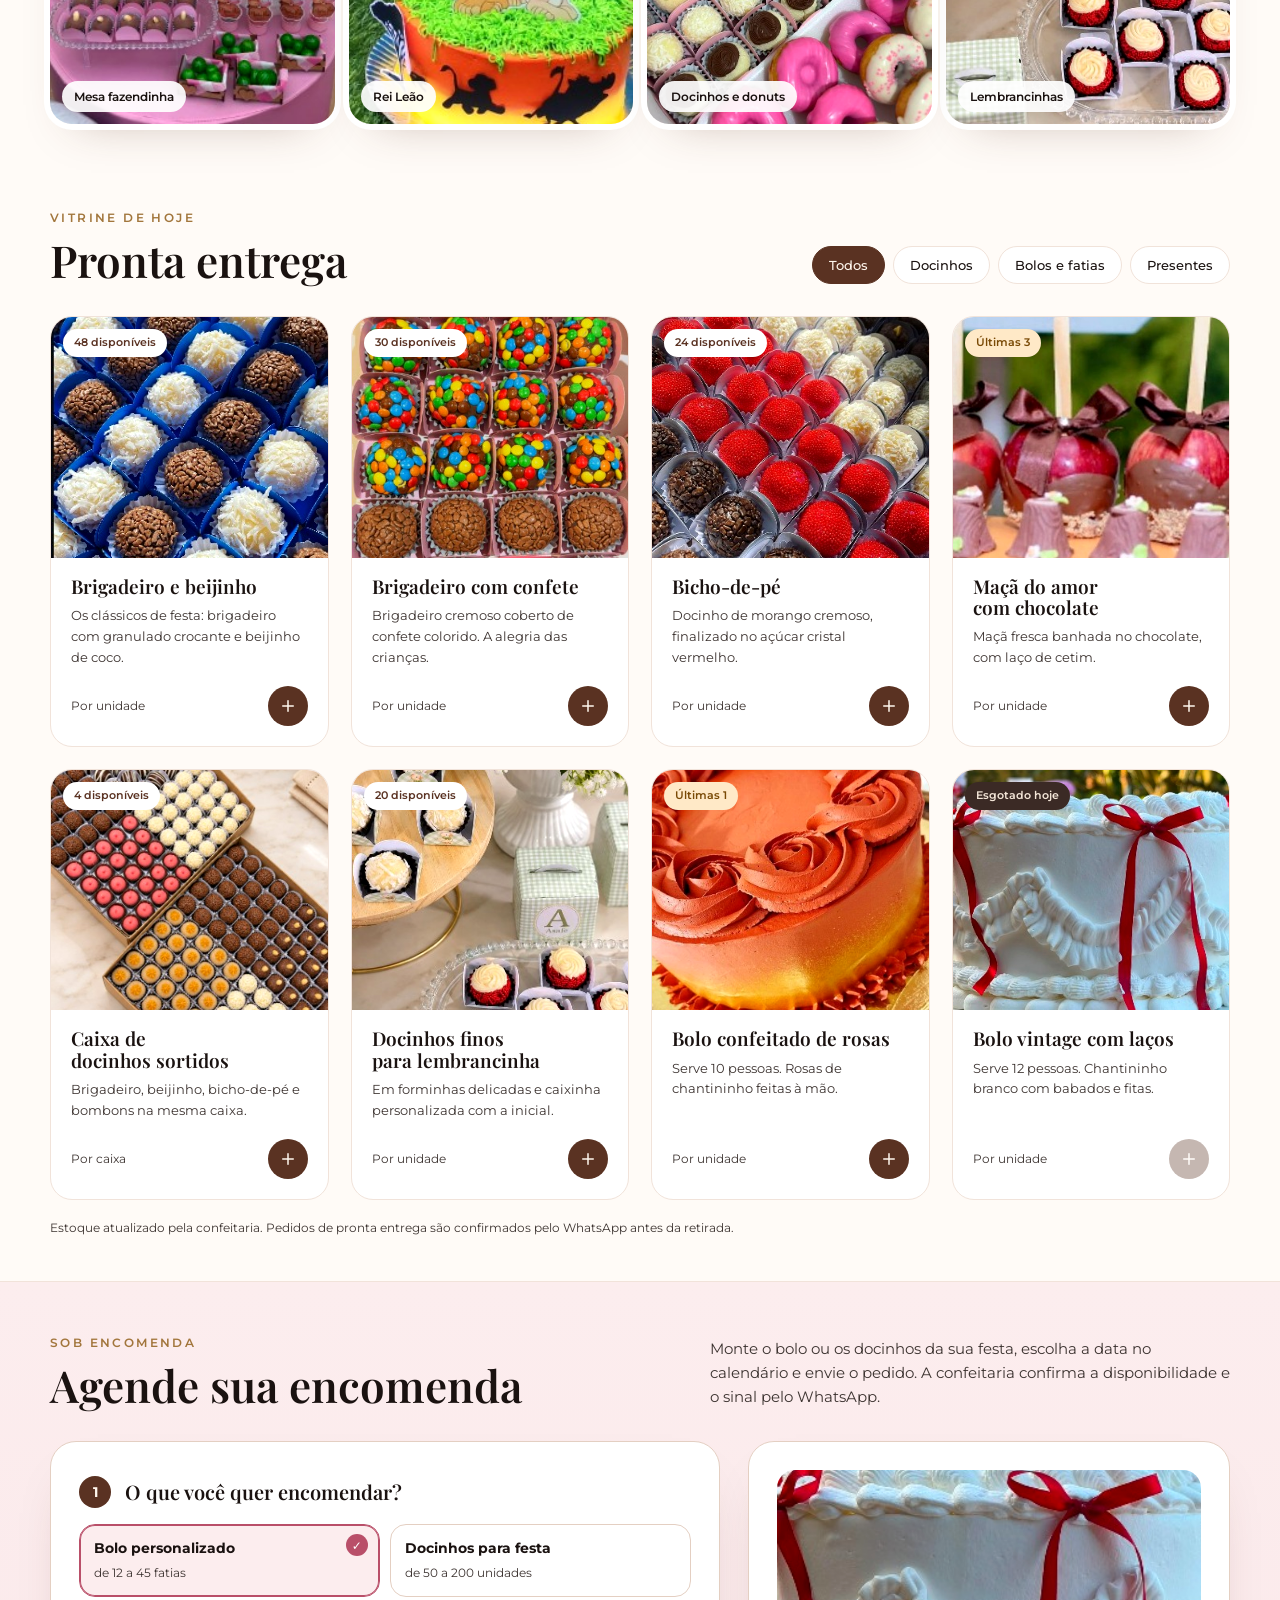
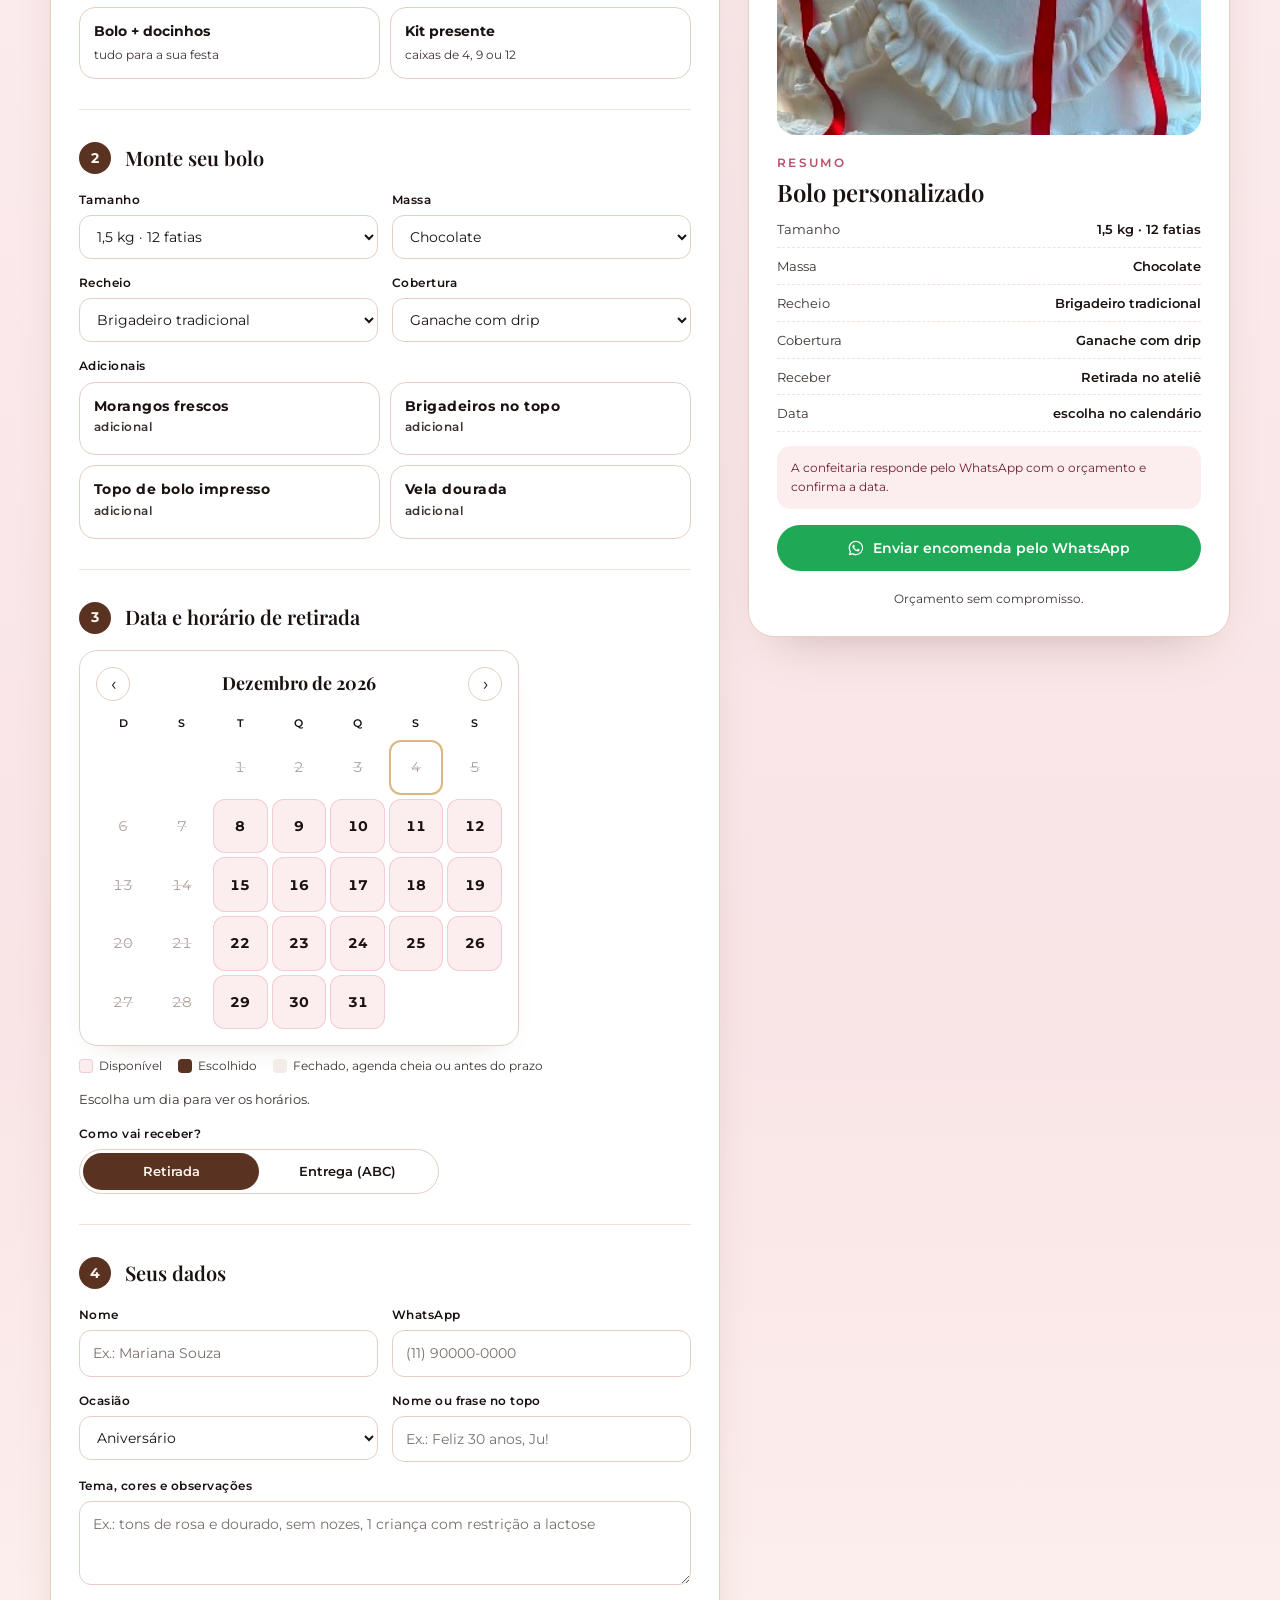
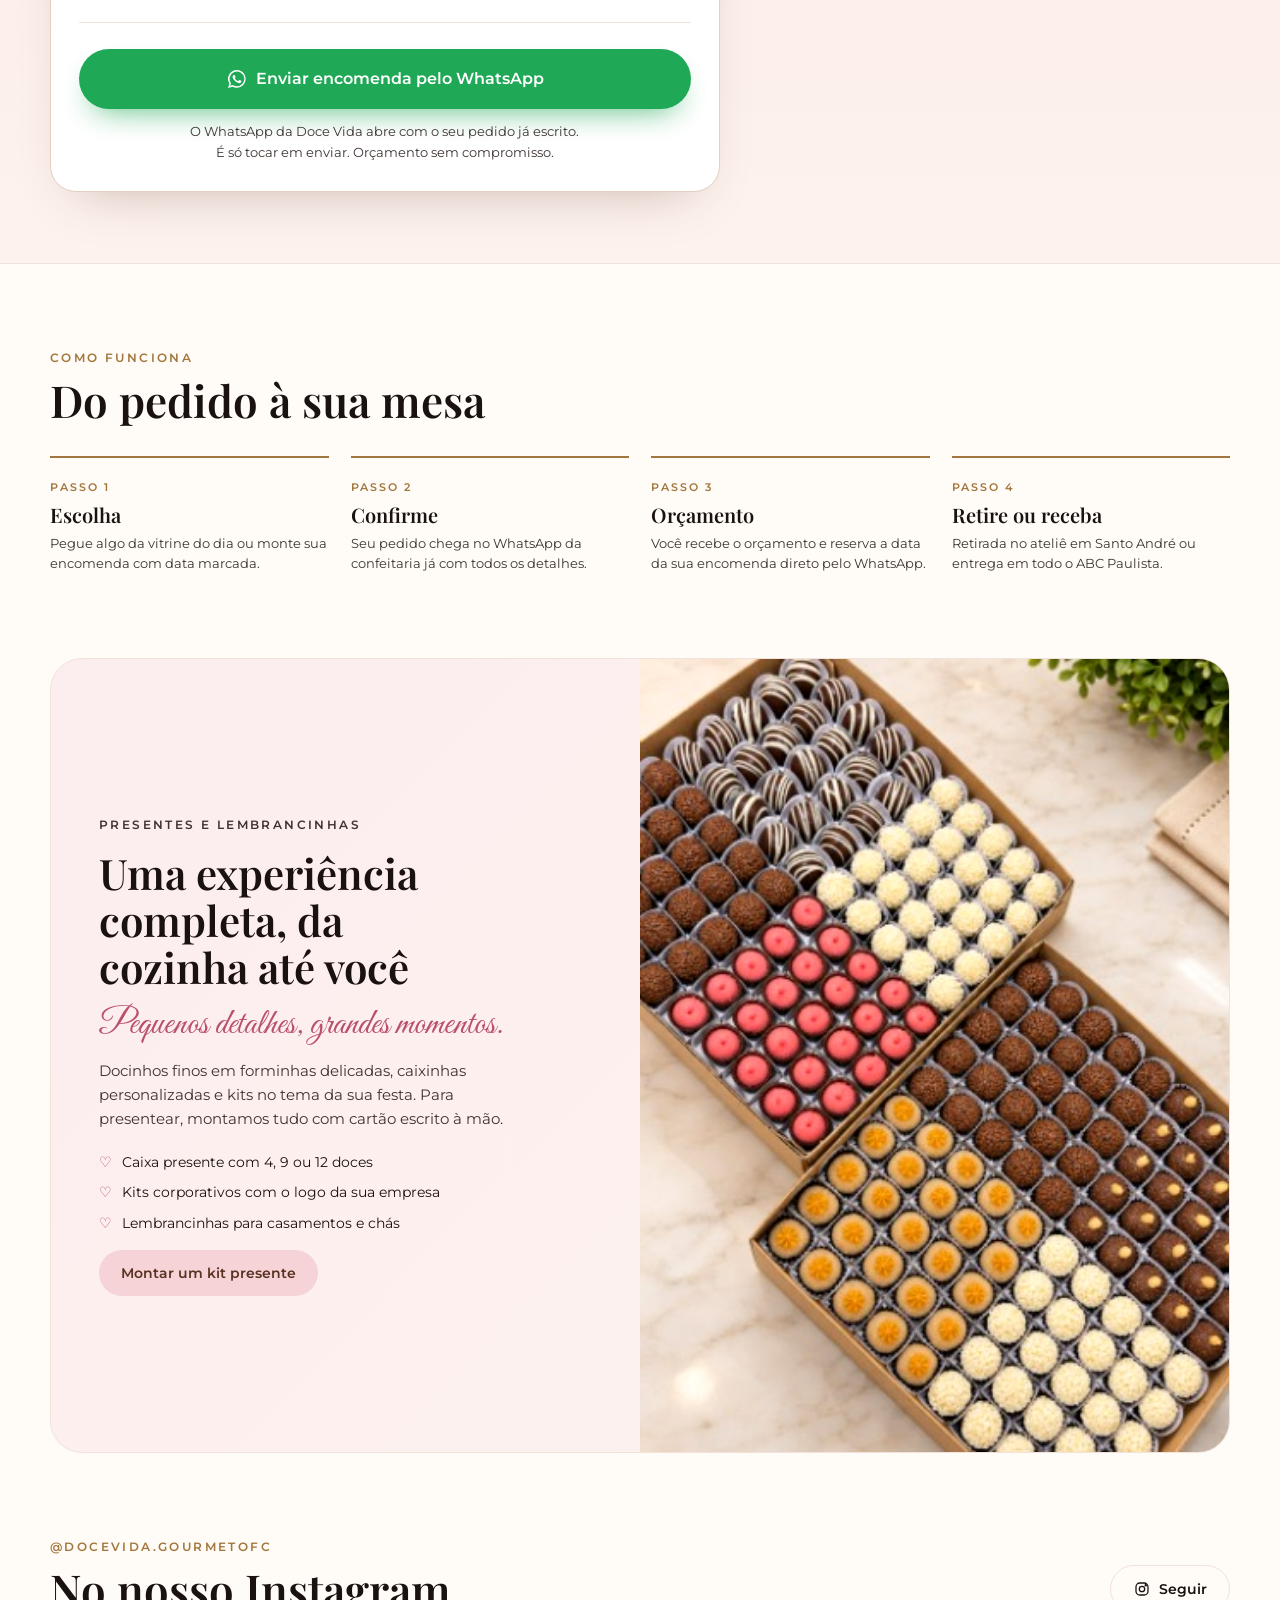
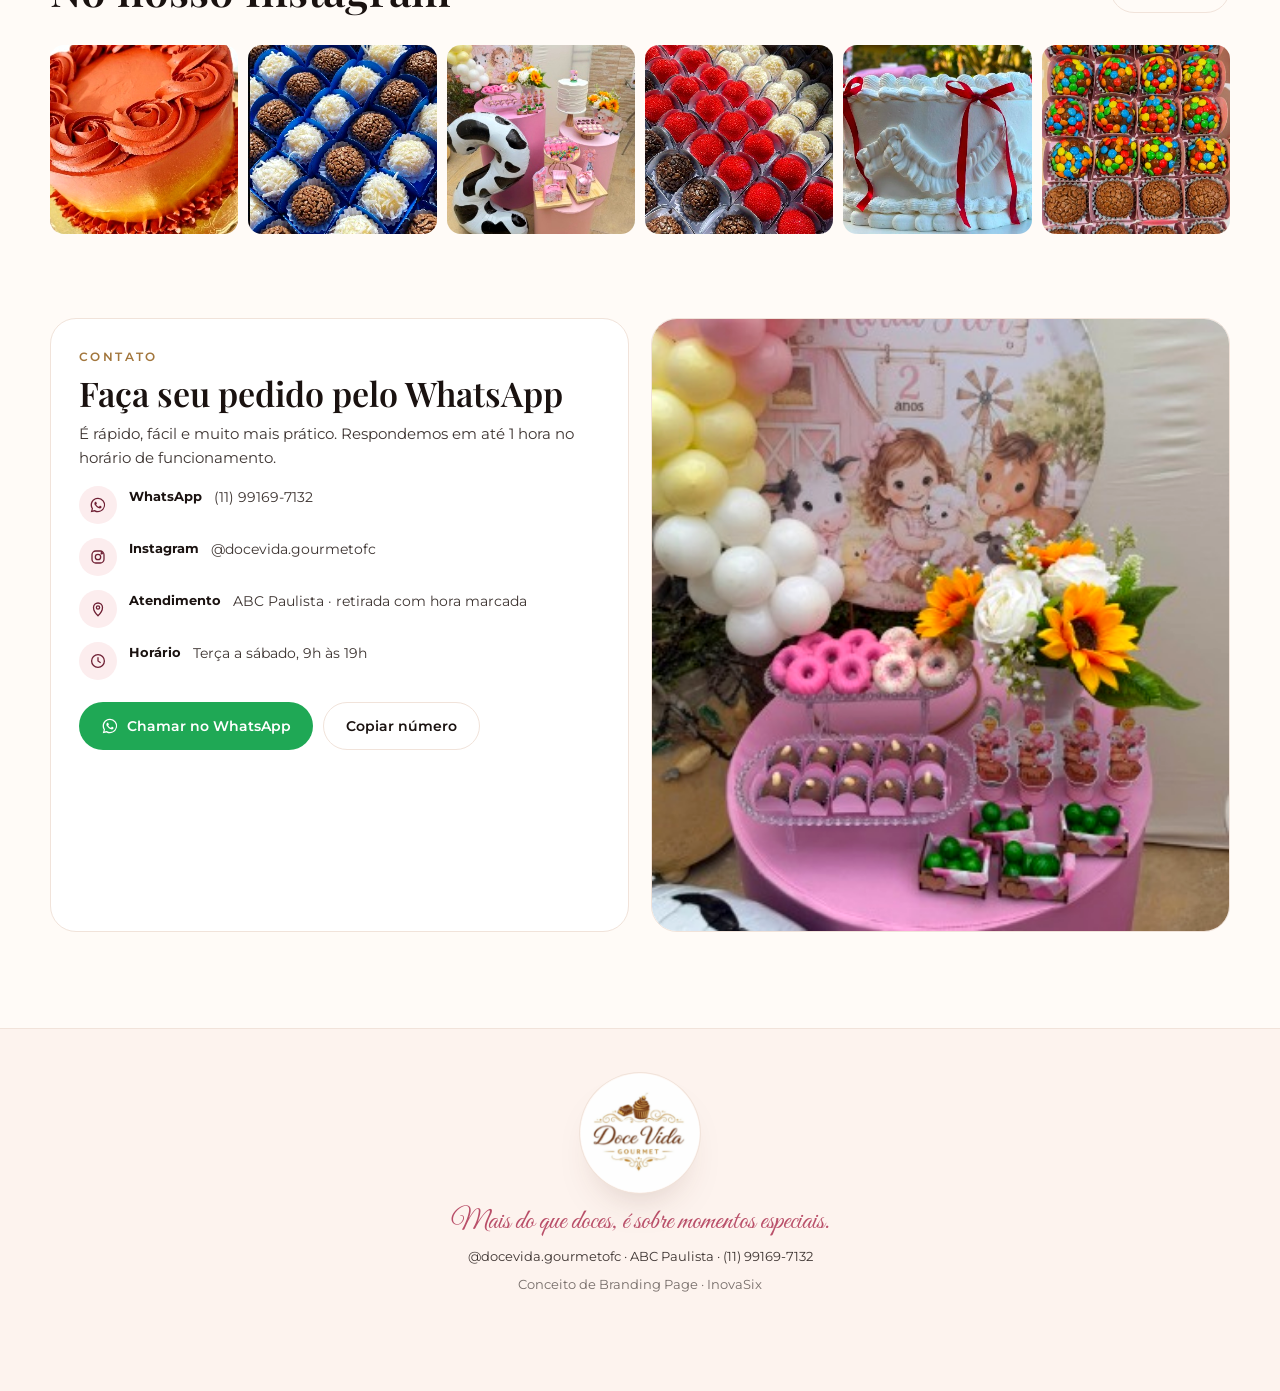
<file: doce-vida-gourmet/doce-vida-gourmet/index.html>
<!DOCTYPE html>
<html lang="pt-BR">
<head>
<meta charset="UTF-8">
<meta name="viewport" content="width=device-width, initial-scale=1, viewport-fit=cover">
<title>Doce Vida Gourmet | Bolos e doces do seu jeitinho</title>
<meta name="description" content="Confeitaria artesanal no ABC Paulista. Bolos, docinhos e mesas de festa feitos com carinho. Pronta entrega e encomendas pelo WhatsApp.">
<meta name="theme-color" content="#FFFBF7">
<link rel="icon" type="image/png" href="img/favicon-dv.png">
<link rel="apple-touch-icon" href="img/logo-dv.png">
<link rel="preconnect" href="https://fonts.googleapis.com">
<link rel="stylesheet" href="https://fonts.googleapis.com/css2?family=Playfair+Display:ital,wght@0,500;0,600;0,700;1,500&family=Montserrat:wght@400;500;600;700&family=Great+Vibes&display=swap">
<link rel="stylesheet" href="css/style.css?v=8">
</head>
<body>
<svg width="0" height="0" style="position:absolute" aria-hidden="true">
  <symbol id="i-bag" viewBox="0 0 24 24" fill="none" stroke="currentColor" stroke-width="1.7" stroke-linecap="round" stroke-linejoin="round"><path d="M5 8h14l-1 12H6L5 8z"/><path d="M9 8V6a3 3 0 0 1 6 0v2"/></symbol>
  <symbol id="i-cake" viewBox="0 0 24 24" fill="none" stroke="currentColor" stroke-width="1.6" stroke-linecap="round" stroke-linejoin="round"><path d="M4 20h16M5 20v-7h14v7M5 16c2 1.5 4-1.5 7 0s5-1.5 7 0M12 13V9M12 6.5c-.8-1-.3-2 .5-2.8.3 1 1 1.5.4 2.6"/></symbol>
  <symbol id="i-cup" viewBox="0 0 24 24" fill="none" stroke="currentColor" stroke-width="1.6" stroke-linecap="round" stroke-linejoin="round"><path d="M6 12h12l-2 8H8l-2-8z"/><path d="M6 12a3 3 0 0 1 1.5-5.6A4.5 4.5 0 0 1 16 6a3 3 0 0 1 2 6"/></symbol>
  <symbol id="i-heart" viewBox="0 0 24 24" fill="none" stroke="currentColor" stroke-width="1.7" stroke-linecap="round" stroke-linejoin="round"><path d="M12 20s-7-4.4-7-10a4 4 0 0 1 7-2.6A4 4 0 0 1 19 10c0 5.6-7 10-7 10z"/></symbol>
  <symbol id="i-cal" viewBox="0 0 24 24" fill="none" stroke="currentColor" stroke-width="1.7" stroke-linecap="round" stroke-linejoin="round"><rect x="4" y="5" width="16" height="15" rx="2"/><path d="M4 10h16M9 3v4M15 3v4"/></symbol>
  <symbol id="i-pin" viewBox="0 0 24 24" fill="none" stroke="currentColor" stroke-width="1.7" stroke-linecap="round" stroke-linejoin="round"><path d="M12 21s-6-5.5-6-11a6 6 0 0 1 12 0c0 5.5-6 11-6 11z"/><circle cx="12" cy="10" r="2.2"/></symbol>
  <symbol id="i-clock" viewBox="0 0 24 24" fill="none" stroke="currentColor" stroke-width="1.7" stroke-linecap="round"><circle cx="12" cy="12" r="8.5"/><path d="M12 7.5V12l3 2"/></symbol>
  <symbol id="i-ig" viewBox="0 0 24 24" fill="none" stroke="currentColor" stroke-width="1.7"><rect x="4" y="4" width="16" height="16" rx="5"/><circle cx="12" cy="12" r="3.6"/><circle cx="17" cy="7" r=".8" fill="currentColor"/></symbol>
  <symbol id="i-zap" viewBox="0 0 24 24" fill="currentColor"><path d="M12 2.2a9.7 9.7 0 0 0-8.3 14.8L2.3 21.8l4.9-1.3A9.7 9.7 0 1 0 12 2.2zm0 17.7c-1.5 0-3-.4-4.2-1.2l-.3-.2-2.9.8.8-2.8-.2-.3a8 8 0 1 1 6.8 3.7zm4.4-6c-.2-.1-1.4-.7-1.7-.8-.2-.1-.4-.1-.5.1l-.8 1c-.1.2-.3.2-.5.1a6.5 6.5 0 0 1-3.2-2.8c-.2-.4.2-.4.7-1.3.1-.1 0-.3 0-.4l-.8-1.8c-.2-.5-.4-.4-.5-.4h-.5c-.2 0-.4.1-.6.3-.2.2-.8.8-.8 2s.8 2.3 1 2.5c.1.2 1.6 2.5 4 3.5 1.5.6 2 .7 2.8.6.5-.1 1.4-.6 1.6-1.1.2-.6.2-1 .1-1.1l-.3-.3z"/></symbol>
  <symbol id="i-plus" viewBox="0 0 24 24" fill="none" stroke="currentColor" stroke-width="2" stroke-linecap="round"><path d="M12 5v14M5 12h14"/></symbol>
  <symbol id="orn" viewBox="0 0 240 28" fill="none" stroke="currentColor" stroke-width="1.2" stroke-linecap="round">
    <path d="M4 14h66"/><path d="M236 14h-66"/>
    <path d="M70 14c10 0 14-9 22-9 6 0 9 4 9 8s-3 6-6 6-5-2-5-4.5 2-3.5 3.5-3.5"/>
    <path d="M170 14c-10 0-14-9-22-9-6 0-9 4-9 8s3 6 6 6 5-2 5-4.5-2-3.5-3.5-3.5"/>
    <path d="M101 17c5 5 12 7 19 7s14-2 19-7"/>
    <path d="M120 4l3.5 5-3.5 5-3.5-5z" fill="currentColor"/>
    <circle cx="58" cy="14" r="1.4" fill="currentColor"/><circle cx="182" cy="14" r="1.4" fill="currentColor"/>
  </symbol>
</svg>

<header class="top">
  <div class="wrap nav">
    <a class="logo" href="#inicio" aria-label="Doce Vida Gourmet, início"><img src="img/logo-dv.png" alt="Doce Vida Gourmet" width="56" height="56"></a>
    <nav aria-label="Principal">
      <a href="#festas">Festas</a>
      <a href="#pronta">Pronta entrega</a>
      <a href="#encomendas">Encomendas</a>
      <a href="#embalagens">Presentes</a>
      <a href="#sobre">Sobre</a>
      <a href="#contato">Contato</a>
    </nav>
    <a class="btn btn-dark" href="#encomendas"><svg class="i"><use href="#i-cal"/></svg>Agendar encomenda</a>
    <button class="cartbtn" id="cartOpen" aria-label="Abrir sacola"><svg class="i"><use href="#i-bag"/></svg><b id="cartCount" hidden>0</b></button>
  </div>
</header>

<main class="wrap" id="inicio">
  <section class="hero">
    <div>
      <p class="eyebrow">Confeitaria artesanal · ABC Paulista</p>
      <p class="hello">Apaixonada por este mundo doce</p>
      <h1>Bolos e doces <em>do seu jeitinho</em></h1>
      <p class="lead">Do bolo delicado à mesa inteira da festa, cada detalhe é feito à mão e com carinho. Escolha na vitrine do dia ou agende a encomenda da sua comemoração.</p>
      <div class="ctas">
        <a class="btn btn-dark" href="#pronta"><svg class="i"><use href="#i-bag"/></svg>Comprar pronta entrega</a>
        <a class="btn btn-rosa" href="#encomendas"><svg class="i"><use href="#i-cal"/></svg>Agendar encomenda</a>
      </div>
      <div class="facts muted">
        <div><strong>Hoje</strong>vitrine com retirada no mesmo dia</div>
        <div><strong id="factLead">3 dias</strong>de antecedência para encomendas</div>
        <div><strong>Ter–Sáb</strong>das 9h às 19h</div>
      </div>
    </div>
    <div class="hero-img">
      <img class="main" src="img/real/bolo-laco.jpg" alt="Bolo branco confeitado em estilo vintage com laços de fita vermelha">
      <img class="mini" src="img/real/brig-confete.jpg" alt="Brigadeiros cobertos de confete colorido" loading="lazy">
      <div class="tag"><div class="script">Mais do que doces,</div><div class="muted" style="font-size:13px">é sobre momentos especiais.</div></div>
    </div>
  </section>

  <div class="cats">
    <a href="#pronta" data-jump="bolos"><span class="ic"><svg class="i"><use href="#i-cake"/></svg></span><div><strong>Bolos</strong><span>Fatias e bolos inteiros</span></div></a>
    <a href="#pronta" data-jump="doces"><span class="ic"><svg class="i"><use href="#i-cup"/></svg></span><div><strong>Docinhos</strong><span>Brigadeiros e bombons</span></div></a>
    <a href="#encomendas"><span class="ic"><svg class="i"><use href="#i-cal"/></svg></span><div><strong>Encomendas</strong><span>Festas e datas especiais</span></div></a>
    <a href="#embalagens"><span class="ic"><svg class="i"><use href="#i-heart"/></svg></span><div><strong>Presentes</strong><span>Caixas e kits</span></div></a>
  </div>

  <!-- FESTAS -->
  <section class="blk" id="festas">
    <div class="head center">
      <div>
        <p class="eyebrow">Trabalhos reais</p>
        <h2>Festas que adoçamos</h2>
        <div class="orn" aria-hidden="true"><svg><use href="#orn"/></svg></div>
        <p class="muted">Bolos temáticos, docinhos finos e mesas completas. Cada festa tem um tema, e a gente cuida de cada detalhe.</p>
      </div>
    </div>
    <div class="mosaic">
      <figure class="tall"><img src="img/real/mesa-fazenda2.jpg" alt="Mesa de festa rosa com tema fazendinha, donuts, docinhos e flores" loading="lazy"><figcaption>Mesa fazendinha</figcaption></figure>
      <figure><img src="img/real/bolo-bella.jpg" alt="Bolo colorido de aniversário com topo personalizado de arco-íris e estrelas" loading="lazy"><figcaption>Bolo temático</figcaption></figure>
      <figure><img src="img/real/maca.jpg" alt="Maçãs do amor com chocolate e laço marrom, ao lado de docinhos em forma de tronco" loading="lazy"><figcaption>Maçã do amor</figcaption></figure>
      <figure class="tall"><img src="img/real/bem-casados.jpg" alt="Docinhos finos em forminhas e caixinhas xadrez verde para lembrancinha" loading="lazy"><figcaption>Lembrancinhas</figcaption></figure>
      <figure><img src="img/real/bolo-leao.jpg" alt="Bolo com tema Rei Leão, grama de chantili e topo com Simba e Nala" loading="lazy"><figcaption>Rei Leão</figcaption></figure>
      <figure><img src="img/real/donuts.jpg" alt="Caixa com docinhos sortidos e mini donuts cor-de-rosa" loading="lazy"><figcaption>Docinhos e donuts</figcaption></figure>
    </div>
  </section>

  <!-- PRONTA ENTREGA -->
  <section class="blk" id="pronta">
    <div class="head">
      <div><p class="eyebrow">Vitrine de hoje</p><h2>Pronta entrega</h2></div>
      <div class="filters" role="group" aria-label="Filtrar vitrine">
        <button class="chip" data-f="todos" aria-pressed="true">Todos</button>
        <button class="chip" data-f="doces" aria-pressed="false">Docinhos</button>
        <button class="chip" data-f="bolos" aria-pressed="false">Bolos e fatias</button>
        <button class="chip" data-f="presentes" aria-pressed="false">Presentes</button>
      </div>
    </div>
    <div class="grid" id="vitrine"></div>
    <p class="note" id="stockNote">Estoque atualizado pela confeitaria. Pedidos de pronta entrega são confirmados pelo WhatsApp antes da retirada.</p>
  </section>

  <!-- ENCOMENDAS -->
  <section class="blk" id="encomendas">
    <div class="head">
      <div><p class="eyebrow">Sob encomenda</p><h2>Agende sua encomenda</h2></div>
      <p class="muted">Monte o bolo ou os docinhos da sua festa, escolha a data no calendário e envie o pedido. A confeitaria confirma a disponibilidade e o sinal pelo WhatsApp.</p>
    </div>
    <form class="enc" id="encForm" novalidate>
      <div class="panel">
        <div class="fset">
          <div class="step"><span class="n">1</span><h3>O que você quer encomendar?</h3></div>
          <div class="opts" id="optTipo"></div>
        </div>

        <div class="fset" id="fsBolo">
          <div class="step"><span class="n">2</span><h3>Monte seu bolo</h3></div>
          <div class="fields">
            <div class="f"><label for="tamanho">Tamanho</label><select id="tamanho"></select></div>
            <div class="f"><label for="massa">Massa</label><select id="massa"></select></div>
            <div class="f"><label for="recheio">Recheio</label><select id="recheio"></select></div>
            <div class="f"><label for="cobertura">Cobertura</label><select id="cobertura"></select></div>
            <div class="f full"><label>Adicionais</label><div class="opts" id="optExtras"></div></div>
          </div>
        </div>

        <div class="fset" id="fsDoces" hidden>
          <div class="step"><span class="n">2</span><h3>Escolha os docinhos</h3></div>
          <div class="fields">
            <div class="f"><label for="qtdDoces">Quantidade</label><select id="qtdDoces"></select></div>
            <div class="f"><label for="saborDoces">Sabores</label><select id="saborDoces"></select></div>
            <div class="f full"><label for="forminha">Forminha</label><select id="forminha"><option>Forminha kraft</option><option>Forminha rosa pétala</option><option>Forminha dourada</option></select></div>
          </div>
        </div>

        <div class="fset">
          <div class="step"><span class="n">3</span><h3>Data e horário de retirada</h3></div>
          <div class="fields">
            <div class="full">
              <div class="cal" id="cal" aria-label="Calendário de encomendas"></div>
              <div class="legend"><span><i class="lg-ok"></i>Disponível</span><span><i class="lg-sel"></i>Escolhido</span><span><i class="lg-off"></i>Fechado, agenda cheia ou antes do prazo</span></div>
              <div class="slots" id="slots" role="group" aria-label="Horário"></div>
              <div class="err" id="errData" hidden>Escolha uma data e um horário.</div>
            </div>
            <div class="f full"><label>Como vai receber?</label>
              <div class="seg" style="max-width:360px" role="group" aria-label="Forma de entrega">
                <button type="button" id="encRet" aria-pressed="true">Retirada</button>
                <button type="button" id="encEnt" aria-pressed="false">Entrega (ABC)</button>
              </div>
            </div>
            <div class="f full" id="encEndWrap" hidden><label for="encEnd">Endereço de entrega</label><input id="encEnd" placeholder="Rua, número, bairro e cidade" autocomplete="street-address"><div class="err" id="errEnd" hidden>Informe o endereço de entrega.</div></div>
          </div>
        </div>

        <div class="fset">
          <div class="step"><span class="n">4</span><h3>Seus dados</h3></div>
          <div class="fields">
            <div class="f"><label for="nome">Nome</label><input id="nome" autocomplete="name" placeholder="Ex.: Mariana Souza"><div class="err" id="errNome" hidden>Informe seu nome.</div></div>
            <div class="f"><label for="fone">WhatsApp</label><input id="fone" inputmode="tel" autocomplete="tel" placeholder="(11) 90000-0000"><div class="err" id="errFone" hidden>Informe um telefone com DDD.</div></div>
            <div class="f"><label for="ocasiao">Ocasião</label><select id="ocasiao"><option>Aniversário</option><option>Casamento</option><option>Chá de bebê / revelação</option><option>Batizado</option><option>Evento corporativo</option><option>Só porque sim</option></select></div>
            <div class="f"><label for="topo">Nome ou frase no topo</label><input id="topo" placeholder="Ex.: Feliz 30 anos, Ju!"></div>
            <div class="f full"><label for="obs">Tema, cores e observações</label><textarea id="obs" placeholder="Ex.: tons de rosa e dourado, sem nozes, 1 criança com restrição a lactose"></textarea></div>
          </div>
        </div>

        <div class="send">
          <button class="btn btn-zap btn-send" type="submit"><svg class="i"><use href="#i-zap"/></svg>Enviar encomenda pelo WhatsApp</button>
          <p>O WhatsApp da Doce Vida abre com o seu pedido já escrito. É só tocar em enviar. Orçamento sem compromisso.</p>
        </div>
      </div>

      <aside class="panel sum" aria-label="Resumo da encomenda">
        <div class="ph"><img id="sumImg" src="img/real/bolo-laco.jpg" alt=""></div>
        <p class="eyebrow">Resumo</p>
        <h3 id="sumTitle" style="font-size:24px;margin-top:6px">Bolo personalizado</h3>
        <div class="lines" id="sumLines"></div>
        <div class="sinal" id="sumSinal"></div>
        <button class="btn btn-zap" type="submit" style="width:100%;justify-content:center;margin-top:16px"><svg class="i"><use href="#i-zap"/></svg>Enviar encomenda pelo WhatsApp</button>
        <p class="note" style="text-align:center">Orçamento sem compromisso.</p>
      </aside>
    </form>
  </section>

  <!-- COMO FUNCIONA -->
  <section class="blk" id="sobre">
    <div class="head"><div><p class="eyebrow">Como funciona</p><h2>Do pedido à sua mesa</h2></div></div>
    <ol class="process">
      <li><h3>Escolha</h3><p>Pegue algo da vitrine do dia ou monte sua encomenda com data marcada.</p></li>
      <li><h3>Confirme</h3><p>Seu pedido chega no WhatsApp da confeitaria já com todos os detalhes.</p></li>
      <li><h3>Orçamento</h3><p>Você recebe o orçamento e reserva a data da sua encomenda direto pelo WhatsApp.</p></li>
      <li><h3>Retire ou receba</h3><p>Retirada no ateliê em Santo André ou entrega em todo o ABC Paulista.</p></li>
    </ol>
  </section>

  <!-- EMBALAGENS -->
  <section class="blk" id="embalagens">
    <div class="band">
      <div class="tx">
        <p class="eyebrow">Presentes e lembrancinhas</p>
        <h2>Uma experiência completa, da cozinha até você</h2>
        <div class="script">Pequenos detalhes, grandes momentos.</div>
        <p>Docinhos finos em forminhas delicadas, caixinhas personalizadas e kits no tema da sua festa. Para presentear, montamos tudo com cartão escrito à mão.</p>
        <ul>
          <li>Caixa presente com 4, 9 ou 12 doces</li>
          <li>Kits corporativos com o logo da sua empresa</li>
          <li>Lembrancinhas para casamentos e chás</li>
        </ul>
        <div><a class="btn btn-rosa" href="#encomendas" data-tipo="kit">Montar um kit presente</a></div>
      </div>
      <img src="img/real/caixa-sortida.jpg" alt="Caixas com brigadeiros, bicho-de-pé, beijinhos e docinhos sortidos" loading="lazy">
    </div>
  </section>

  <!-- INSTAGRAM -->
  <section class="blk">
    <div class="head">
      <div><p class="eyebrow">@docevida.gourmetofc</p><h2>No nosso Instagram</h2></div>
      <a class="btn btn-ghost" href="https://instagram.com/docevida.gourmetofc" target="_blank" rel="noopener"><svg class="i"><use href="#i-ig"/></svg>Seguir</a>
    </div>
    <div class="insta">
      <a href="https://instagram.com/docevida.gourmetofc" target="_blank" rel="noopener"><img src="img/real/bolo-rosas.jpg" alt="Bolo confeitado com rosas de chantili em tons de laranja" loading="lazy"></a>
      <a href="https://instagram.com/docevida.gourmetofc" target="_blank" rel="noopener"><img src="img/real/brig-coco.jpg" alt="Brigadeiros e beijinhos em forminhas azuis" loading="lazy"></a>
      <a href="https://instagram.com/docevida.gourmetofc" target="_blank" rel="noopener"><img src="img/real/mesa-fazenda.jpg" alt="Mesa de aniversário de 2 anos com tema fazendinha" loading="lazy"></a>
      <a href="https://instagram.com/docevida.gourmetofc" target="_blank" rel="noopener"><img src="img/real/brig-vermelho.jpg" alt="Bicho-de-pé, brigadeiros e beijinhos sortidos" loading="lazy"></a>
      <a href="https://instagram.com/docevida.gourmetofc" target="_blank" rel="noopener"><img src="img/real/bolo-laco.jpg" alt="Bolo branco vintage com laços vermelhos" loading="lazy"></a>
      <a href="https://instagram.com/docevida.gourmetofc" target="_blank" rel="noopener"><img src="img/real/brig-confete.jpg" alt="Brigadeiros com confete colorido" loading="lazy"></a>
    </div>
  </section>

  <!-- ADMIN -->
  <section class="blk" id="painel" hidden>
    <div class="admin">
      <div class="head" style="margin-bottom:18px">
        <div><p class="eyebrow">Só a equipe vê esta área</p><h2>Painel da confeitaria</h2></div>
        <p class="muted">Atualize o estoque da vitrine e a agenda. As mudanças aparecem na hora para todos os clientes.</p>
      </div>
      <h3 style="font-size:20px;margin-bottom:10px">Vitrine de pronta entrega</h3>
      <div class="atable"><table><thead><tr><th>Produto</th><th>Em estoque</th><th>Visível</th><th></th></tr></thead><tbody id="admRows"></tbody></table></div>
      <div class="fields" style="margin-top:28px">
        <div class="f"><label for="admLead">Antecedência mínima (dias)</label><input id="admLead" type="number" min="1" max="30"></div>
        <div class="f"><label for="admBlock">Bloquear um dia na agenda</label><div style="display:flex;gap:8px"><input id="admBlock" type="date"><button type="button" class="btn btn-dark" id="admBlockBtn">Bloquear</button></div></div>
        <div class="f full"><label>Dias bloqueados</label><div class="filters" id="admBlocked"></div></div>
      </div>
      <button type="button" class="btn btn-dark" id="admSave" style="margin-top:22px">Salvar agenda</button>
    </div>
  </section>

  <!-- CONTATO -->
  <section class="blk" id="contato">
    <div class="contact">
      <div class="panel">
        <p class="eyebrow">Contato</p>
        <h2 style="font-size:34px;margin-top:8px">Faça seu pedido pelo WhatsApp</h2>
        <p class="muted" style="margin-top:10px">É rápido, fácil e muito mais prático. Respondemos em até 1 hora no horário de funcionamento.</p>
        <div class="kv">
          <div><span class="ic"><svg class="i"><use href="#i-zap"/></svg></span><div><b>WhatsApp</b><span id="zapNum" style="user-select:all">(11) 99169-7132</span></div></div>
          <div><span class="ic"><svg class="i"><use href="#i-ig"/></svg></span><div><b>Instagram</b><span>@docevida.gourmetofc</span></div></div>
          <div><span class="ic"><svg class="i"><use href="#i-pin"/></svg></span><div><b>Atendimento</b><span>ABC Paulista · retirada com hora marcada</span></div></div>
          <div><span class="ic"><svg class="i"><use href="#i-clock"/></svg></span><div><b>Horário</b><span>Terça a sábado, 9h às 19h</span></div></div>
        </div>
        <div style="display:flex;gap:10px;flex-wrap:wrap;margin-top:22px">
          <a class="btn btn-zap" href="https://wa.me/5511991697132?text=Ol%C3%A1%2C%20Doce%20Vida!%20Vim%20pelo%20site." target="_blank" rel="noopener"><svg class="i"><use href="#i-zap"/></svg>Chamar no WhatsApp</a>
          <button class="btn btn-ghost" type="button" id="copyNum">Copiar número</button>
        </div>
      </div>
      <div class="panel" style="padding:0;overflow:hidden"><img src="img/real/mesa-fazenda2.jpg" alt="Mesa de festa rosa com donuts, docinhos e flores" loading="lazy" style="width:100%;height:100%;object-fit:cover;min-height:280px;display:block"></div>
    </div>
  </section>
</main>

<footer>
  <img class="flogo" src="img/logo-dv.png" alt="Doce Vida Gourmet" width="120" height="120" loading="lazy">
  <p class="script">Mais do que doces, é sobre momentos especiais.</p>
  <p>@docevida.gourmetofc · ABC Paulista · (11) 99169-7132</p>
  <p style="opacity:.7;margin-top:8px">Conceito de Branding Page · InovaSix</p>
</footer>

<a class="fab" href="https://wa.me/5511991697132" target="_blank" rel="noopener" aria-label="Falar no WhatsApp"><svg><use href="#i-zap"/></svg></a>

<div class="scrim" id="scrim" hidden></div>
<aside class="drawer" id="drawer" hidden aria-label="Sacola de pronta entrega">
  <div class="dh"><h3>Sua sacola</h3><button class="xbtn" id="cartClose" aria-label="Fechar">✕</button></div>
  <div class="db" id="cartItems"></div>
  <div class="df" id="cartFoot">
    <div class="seg" role="group" aria-label="Forma de retirada">
      <button type="button" id="pRet" aria-pressed="true">Retirar hoje</button>
      <button type="button" id="pEnt" aria-pressed="false">Entrega (ABC)</button>
    </div>
    <div class="f"><label for="pNome">Seu nome</label><input id="pNome" autocomplete="name" placeholder="Ex.: Mariana Souza"></div>
    <div class="f" id="pEndWrap" hidden><label for="pEnd">Endereço</label><input id="pEnd" placeholder="Rua, número, bairro e cidade"></div>
    <div class="f"><label for="pHora">Horário de retirada/entrega</label><select id="pHora"></select></div>
    <div class="err" id="errCart" hidden>Informe seu nome para enviar.</div>
    <button class="btn btn-zap" id="cartSend" style="justify-content:center"><svg class="i"><use href="#i-zap"/></svg>Enviar pedido pelo WhatsApp</button>
  </div>
</aside>

<div class="modal" id="modal" hidden role="dialog" aria-modal="true" aria-labelledby="mTitle">
  <div class="box">
    <p class="eyebrow">Quase lá</p>
    <h3 id="mTitle" style="font-size:26px;margin:6px 0 10px">Seu pedido está pronto</h3>
    <p class="muted" id="mHint" style="font-size:14px;margin-bottom:12px">Toque em "Abrir WhatsApp" para enviar a mensagem abaixo para <b>(11) 99169-7132</b>. Se o WhatsApp não abrir, copie o texto e envie manualmente.</p>
    <pre id="mMsg"></pre>
    <div class="acts">
      <a class="btn btn-zap" id="mZap" href="#" target="_blank" rel="noopener"><svg class="i"><use href="#i-zap"/></svg>Abrir WhatsApp</a>
      <button class="btn btn-ghost" id="mCopy" type="button">Copiar mensagem</button>
      <button class="btn btn-ghost" id="mClose" type="button">Fechar</button>
    </div>
  </div>
</div>
<div class="toast" id="toast" hidden></div>

<script src="js/app.js?v=3"></script>
</body>
</html>
</file>
<file: css/style.css>
html,body{margin:0}
img{max-width:100%;filter:contrast(1.06) saturate(1.04)}
:root{
  color-scheme:light;
  --creme:#FFFBF7; --creme-2:#FDF3EE; --papel:#FFFFFF;
  --rosa:#F5D3D7; --rosa-2:#FCEDEE; --framboesa:#B94F69;
  --choco:#5A3222; --choco-2:#43241A; --ouro:#A2763C; --ouro-2:#D9B77F;
  --verde:#1FA855;
  --bg:var(--creme); --surface:var(--papel); --surface-2:var(--creme-2);
  --ink:#1A1210; --ink-2:#3D3431; --line:#F1E3DA;
  --accent:var(--choco); --on-accent:#FFF7EE;
  --pill:var(--rosa-2); --pill-ink:#6E1F33;
  --shadow:0 22px 44px -26px rgba(90,50,34,.35);
  --serif:"Playfair Display",Georgia,"Times New Roman",serif;
  --sans:"Montserrat",system-ui,-apple-system,"Segoe UI",sans-serif;
  --script:"Great Vibes","Brush Script MT",cursive;
}
[hidden]{display:none!important}
*{box-sizing:border-box}
html{scroll-behavior:smooth}
body{background:var(--bg) radial-gradient(900px 520px at 88% -120px,var(--rosa-2),transparent 70%) no-repeat;color:var(--ink);font-family:var(--sans);font-size:15px;line-height:1.6;padding-inline:16px}
.wrap{max-width:1180px;margin:0 auto}
h1,h2,h3{font-family:var(--serif);font-weight:600;line-height:1.12;text-wrap:balance;margin:0}
p{margin:0}
a{color:inherit}
button,input,select,textarea{font:inherit;color:inherit}
:focus-visible{outline:2px solid var(--ouro);outline-offset:3px;border-radius:6px}
.eyebrow{font-size:12px;letter-spacing:.2em;text-transform:uppercase;font-weight:600;color:var(--ouro)}
.muted{color:var(--ink-2)}
.btn{display:inline-flex;align-items:center;gap:8px;border:0;border-radius:999px;padding:12px 22px;font-weight:600;font-size:14px;cursor:pointer;text-decoration:none;transition:transform .15s,background .15s}
.btn:hover{transform:translateY(-1px)}
.btn-dark{background:var(--accent);color:var(--on-accent)}
.btn-rosa{background:var(--rosa);color:var(--choco)}
.btn-zap{background:var(--verde);color:#fff}
.btn-ghost{background:transparent;border:1.5px solid var(--line);color:var(--ink)}
.btn:disabled{opacity:.45;cursor:not-allowed;transform:none}
svg.i{width:18px;height:18px;flex:none}

/* header */
header.top{position:sticky;top:env(safe-area-inset-top,0px);z-index:30;background:color-mix(in srgb,var(--bg) 88%,transparent);backdrop-filter:blur(10px);border-bottom:1px solid var(--line);margin-inline:-16px;padding-inline:16px}
.nav{display:flex;align-items:center;gap:24px;height:78px}
.logo{display:block;line-height:0;flex:none}
.logo img{width:56px;height:56px;border-radius:50%;box-shadow:0 0 0 1px var(--line),0 6px 16px -8px rgba(90,50,34,.4);filter:none}
.nav nav{display:flex;gap:22px;margin-left:auto;font-size:13px;font-weight:500}
.nav nav a{text-decoration:none;color:var(--ink-2)}
.nav nav a:hover{color:var(--ink)}
.cartbtn{position:relative;background:var(--surface);border:1px solid var(--line);width:44px;height:44px;border-radius:50%;display:grid;place-items:center;cursor:pointer}
.cartbtn b{position:absolute;top:-4px;right:-4px;background:var(--framboesa);color:#fff;font-size:11px;min-width:20px;height:20px;border-radius:10px;display:grid;place-items:center;padding:0 5px}
@media (max-width:860px){.nav nav{display:none}.nav .btn-dark{margin-left:auto}}
@media (max-width:420px){.nav .btn-dark{display:none}.cartbtn{margin-left:auto}}

/* hero */
.hero{display:grid;grid-template-columns:1fr 1.1fr;gap:56px;align-items:center;padding-block:48px 44px}
.hero h1{font-size:clamp(38px,5.6vw,66px);letter-spacing:-.01em}
.hero h1 em{font-style:italic;color:var(--framboesa)}
.hero .hello{font-family:var(--script);font-size:30px;line-height:1;color:var(--framboesa);margin:14px 0 6px}
.hero .lead{font-size:17px;max-width:46ch;margin-top:18px;color:var(--ink-2)}
.hero .ctas{display:flex;flex-wrap:wrap;gap:12px;margin-top:28px}
.hero .facts{display:grid;grid-template-columns:repeat(3,auto);justify-content:start;gap:12px 32px;margin-top:34px;padding-top:24px;border-top:1px solid var(--line);font-size:13px;line-height:1.4}
.hero .facts div{max-width:16ch}
@media (max-width:420px){.hero .facts{gap:12px 18px;font-size:12px}}
.hero .facts strong{display:block;font-family:var(--serif);font-size:22px;color:var(--ink)}
.hero-img{position:relative;max-width:600px;justify-self:end;width:100%}
.hero-img::before{content:"";position:absolute;inset:-14px -14px 18px 18px;border:1px solid var(--ouro-2);border-radius:260px 260px 32px 32px;pointer-events:none}
.hero-img .main{position:relative;width:100%;aspect-ratio:.86;object-fit:cover;border-radius:260px 260px 28px 28px;border:8px solid var(--papel);box-shadow:var(--shadow);display:block}
.hero-img .mini{position:absolute;right:-22px;top:18%;width:32%;aspect-ratio:1;object-fit:cover;border-radius:50%;border:6px solid var(--papel);box-shadow:var(--shadow)}
.hero-img .tag{position:absolute;left:-24px;bottom:34px;background:var(--surface);border:1px solid var(--line);border-radius:18px;padding:14px 18px;box-shadow:var(--shadow);max-width:230px}
.hero-img .tag .script{font-family:var(--script);font-size:26px;line-height:1;color:var(--framboesa)}
@media (max-width:860px){.hero{grid-template-columns:1fr;gap:40px;padding-top:32px}.hero-img{max-width:520px;justify-self:center}.hero-img::before{inset:-10px 0 14px 10px}.hero-img .tag{left:0}.hero-img .mini{right:0}}
@media (max-width:480px){.hero-img::before{inset:-8px 0 12px 8px}.hero-img .mini{width:30%;top:10%}.hero-img .tag{bottom:18px;padding:10px 14px}}

/* ornamento */
.orn{color:var(--ouro-2);display:flex;justify-content:center;margin:14px 0 12px}
.orn svg{width:200px;height:24px}

/* galeria de festas */
.head.center{justify-content:center;text-align:center}
.head.center p{margin-inline:auto}
.mosaic{display:grid;grid-template-columns:repeat(4,1fr);grid-auto-rows:210px;gap:14px}
.mosaic figure{margin:0;position:relative;border-radius:22px;overflow:hidden;background:var(--surface-2);box-shadow:0 0 0 6px var(--papel),var(--shadow)}
.mosaic figure.tall{grid-row:span 2}
.mosaic img{width:100%;height:100%;object-fit:cover;display:block;transition:transform .6s}
.mosaic figure:hover img{transform:scale(1.04)}
.mosaic figcaption{position:absolute;left:12px;bottom:12px;background:rgba(255,255,255,.92);color:var(--ink);font-size:12px;font-weight:600;padding:6px 12px;border-radius:999px}
@media (max-width:860px){.mosaic{grid-template-columns:repeat(2,1fr);grid-auto-rows:180px}}
@media (max-width:420px){.mosaic{grid-auto-rows:150px;gap:10px}}

/* surgimento suave */
.rv{opacity:0;transform:translateY(18px);transition:opacity .7s ease,transform .7s ease}
.rv.in{opacity:1;transform:none}

/* category strip */
.cats{display:grid;grid-template-columns:repeat(4,1fr);border:1px solid var(--line);border-radius:22px;background:var(--surface);overflow:hidden}
.cats a{display:flex;align-items:center;gap:14px;padding:20px 22px;text-decoration:none;border-right:1px solid var(--line)}
.cats a:last-child{border-right:0}
.cats a:hover{background:var(--surface-2)}
.cats .ic{width:46px;height:46px;border-radius:50%;background:var(--pill);display:grid;place-items:center;color:var(--pill-ink);flex:none}
.cats strong{display:block;font-size:14px}
.cats span{font-size:12px;color:var(--ink-2)}
@media (max-width:860px){.cats{grid-template-columns:1fr 1fr}.cats a:nth-child(2){border-right:0}.cats a:nth-child(-n+2){border-bottom:1px solid var(--line)}}
@media (max-width:440px){.cats{grid-template-columns:1fr}.cats a{border-right:0;border-bottom:1px solid var(--line)}.cats a:last-child{border-bottom:0}}

section.blk{padding-block:84px 0}
.head{display:flex;flex-wrap:wrap;align-items:end;justify-content:space-between;gap:16px;margin-bottom:32px}
.head h2{font-size:clamp(30px,4vw,44px);margin-top:8px}
.head p{max-width:52ch}

/* vitrine */
.filters{display:flex;gap:8px;flex-wrap:wrap}
.chip{border:1px solid var(--line);background:var(--surface);border-radius:999px;padding:8px 16px;font-size:13px;cursor:pointer;font-weight:500}
.chip[aria-pressed="true"]{background:var(--accent);color:var(--on-accent);border-color:var(--accent)}
.grid{display:grid;grid-template-columns:repeat(auto-fill,minmax(250px,1fr));gap:22px}
.card{background:var(--surface);border:1px solid var(--line);border-radius:22px;overflow:hidden;display:flex;flex-direction:column}
.card .ph{position:relative;aspect-ratio:1.15;overflow:hidden;background:var(--surface-2)}
.card .ph img{width:100%;height:100%;object-fit:cover;display:block;transition:transform .5s}
.card:hover .ph img{transform:scale(1.04)}
.stock{position:absolute;top:12px;left:12px;font-size:11px;font-weight:600;padding:5px 11px;border-radius:999px;background:var(--papel);color:var(--choco)}
.stock.low{background:#FFE9C7;color:#7A4A06}
.stock.out{background:#3B2A25;color:#F4E6D8}
.card .bd{padding:18px 20px 20px;display:flex;flex-direction:column;gap:8px;flex:1}
.card h3{font-size:19px}
.card .desc{font-size:13px;color:var(--ink-2)}
.card .row{display:flex;align-items:center;justify-content:space-between;margin-top:auto;padding-top:10px}
.price{font-family:var(--serif);font-size:21px;font-weight:600;font-variant-numeric:tabular-nums}
.price small{font-family:var(--sans);font-size:12px;color:var(--ink-2);font-weight:500}
.qty{display:inline-flex;align-items:center;border:1px solid var(--line);border-radius:999px;overflow:hidden}
.qty button{width:34px;height:34px;border:0;background:transparent;cursor:pointer;font-size:17px}
.qty span{min-width:22px;text-align:center;font-weight:600;font-variant-numeric:tabular-nums}
.add{width:40px;height:40px;border-radius:50%;border:0;background:var(--accent);color:var(--on-accent);display:grid;place-items:center;cursor:pointer}
.add:disabled{opacity:.35;cursor:not-allowed}
.note{font-size:12px;color:var(--ink-2);margin-top:18px}

/* encomenda */
.enc{display:grid;grid-template-columns:1.25fr .9fr;gap:28px;align-items:start}
@media (max-width:960px){.enc{grid-template-columns:1fr}}
.panel{background:var(--surface);border:1px solid var(--line);border-radius:26px;padding:28px}
@media (max-width:520px){.panel{padding:20px}}
.step{display:flex;gap:14px;align-items:baseline;margin:6px 0 16px}
.step .n{font-family:var(--serif);font-style:italic;color:var(--ouro);font-size:20px}
.step h3{font-size:20px}
.fset + .fset{margin-top:30px;padding-top:26px;border-top:1px dashed var(--line)}
.opts{display:grid;grid-template-columns:repeat(auto-fill,minmax(160px,1fr));gap:10px}
#optTipo,#optExtras{grid-template-columns:repeat(2,1fr)}
@media (max-width:420px){#optTipo,#optExtras{grid-template-columns:1fr}}
.opt{position:relative}
.opt input{position:absolute;opacity:0;inset:0;cursor:pointer}
.opt label{display:block;border:1.5px solid var(--line);border-radius:16px;padding:12px 14px;cursor:pointer;height:100%;background:var(--bg)}
.opt label b{display:block;font-size:14px}
.opt label small{color:var(--ink-2);font-size:12px}
.opt input:checked + label{border-color:var(--framboesa);background:var(--pill)}
.opt input:focus-visible + label{outline:2px solid var(--ouro);outline-offset:2px}
.fields{display:grid;grid-template-columns:1fr 1fr;gap:14px}
.fields .full{grid-column:1/-1}
@media (max-width:520px){.fields{grid-template-columns:1fr}}
.f label{display:block;font-size:12px;font-weight:600;letter-spacing:.04em;margin-bottom:6px;color:var(--ink-2)}
.f input,.f select,.f textarea{width:100%;border:1.5px solid var(--line);background:var(--bg);border-radius:12px;padding:11px 13px;font-size:14px}
.f textarea{min-height:84px;resize:vertical}
.f input:focus,.f select:focus,.f textarea:focus{outline:none;border-color:var(--framboesa)}
.err{color:#C23B52;font-size:12px;margin-top:6px}

/* calendar */
.cal{max-width:440px;border:1px solid var(--line);border-radius:18px;padding:16px;background:var(--bg)}
.cal-h{display:flex;align-items:center;justify-content:space-between;margin-bottom:10px}
.cal-h strong{font-family:var(--serif);font-size:18px;text-transform:capitalize}
.cal-h button{width:34px;height:34px;border-radius:50%;border:1px solid var(--line);background:var(--surface);cursor:pointer}
.cal-g{display:grid;grid-template-columns:repeat(7,1fr);gap:4px;text-align:center}
.cal-g .dw{font-size:11px;font-weight:600;color:var(--ink-2);padding:4px 0;text-transform:uppercase;letter-spacing:.05em}
.cal-g button{aspect-ratio:1;border:0;border-radius:12px;background:transparent;cursor:pointer;font-size:14px;font-variant-numeric:tabular-nums;max-width:100%}
.cal-g button:hover:not(:disabled){background:var(--pill)}
.cal-g button:disabled{color:var(--ink-2);opacity:.35;cursor:not-allowed;text-decoration:line-through}
.cal-g button.sel{background:var(--accent);color:var(--on-accent)}
.cal-g button.today{box-shadow:inset 0 0 0 1.5px var(--ouro)}
.slots{display:flex;flex-wrap:wrap;gap:8px;margin-top:14px}
.legend{display:flex;gap:16px;flex-wrap:wrap;font-size:11px;color:var(--ink-2);margin-top:10px}

/* summary */
.sum{position:sticky;top:96px}
.sum .ph{border-radius:18px;overflow:hidden;aspect-ratio:1.6;margin-bottom:18px}
.sum .ph img{width:100%;height:100%;object-fit:cover}
.lines{display:grid;gap:8px;font-size:13px;margin:14px 0}
.lines div{display:flex;justify-content:space-between;gap:12px}
.lines span:last-child{text-align:right;font-weight:500}
.total{display:flex;justify-content:space-between;align-items:baseline;border-top:1px solid var(--line);padding-top:14px;margin-top:6px}
.total .price{font-size:28px}
.sinal{background:var(--pill);color:var(--pill-ink);border-radius:14px;padding:12px 14px;font-size:12px;margin-top:14px}

/* process */
.process{display:grid;grid-template-columns:repeat(4,1fr);gap:22px;counter-reset:s}
.process li{list-style:none;border-top:2px solid var(--ouro);padding-top:16px}
.process li::before{counter-increment:s;content:"Passo " counter(s);font-size:11px;letter-spacing:.18em;text-transform:uppercase;color:var(--ouro);font-weight:600}
.process h3{font-size:20px;margin:6px 0 6px}
.process p{font-size:13px;color:var(--ink-2)}
@media (max-width:860px){.process{grid-template-columns:1fr 1fr}}
@media (max-width:480px){.process{grid-template-columns:1fr}}
ol.process{padding:0;margin:0}

/* embalagem */
.band{background:linear-gradient(135deg,var(--rosa-2),var(--creme-2));color:var(--ink);border:1px solid var(--line);border-radius:32px;overflow:hidden;display:grid;grid-template-columns:1fr 1fr}
.band .tx{padding:52px 48px;display:flex;flex-direction:column;gap:16px;justify-content:center}
.band h2{font-size:clamp(28px,3.6vw,42px);color:var(--ink)}
.band .script{font-family:var(--script);font-size:36px;color:var(--framboesa);line-height:1}
.band p{color:var(--ink-2);max-width:44ch}
.band ul{padding:0;margin:4px 0 0;list-style:none;display:grid;gap:8px;font-size:14px}
.band li::before{content:"♡";color:var(--framboesa);margin-right:10px}
.band img{width:100%;height:100%;object-fit:cover;min-height:320px}
@media (max-width:860px){.band{grid-template-columns:1fr}.band .tx{padding:34px 26px}}

/* insta */
.insta{display:grid;grid-template-columns:repeat(6,1fr);gap:10px}
.insta a{display:block;border-radius:14px;overflow:hidden}
.insta img{width:100%;aspect-ratio:1;object-fit:cover;display:block;transition:transform .5s,opacity .3s}
.insta a:hover img{transform:scale(1.05);opacity:.92}
@media (max-width:700px){.insta{grid-template-columns:repeat(3,1fr)}}

/* identity */
.ident{display:grid;grid-template-columns:1.2fr 1fr 1fr;gap:22px}
@media (max-width:860px){.ident{grid-template-columns:1fr}}
.sw{display:flex;gap:12px;flex-wrap:wrap;margin-top:14px}
.sw div{text-align:center;font-size:11px;color:var(--ink-2)}
.sw i{display:block;width:54px;height:54px;border-radius:50%;border:1px solid var(--line);margin:0 auto 6px}
.typo .a{font-family:var(--serif);font-size:30px}
.typo .b{font-family:var(--sans);font-size:22px;font-weight:500}

/* contato / footer */
.contact{display:grid;grid-template-columns:1fr 1fr;gap:22px}
@media (max-width:760px){.contact{grid-template-columns:1fr}}
.kv{display:grid;gap:14px;margin-top:16px}
.kv div{display:flex;gap:12px;align-items:flex-start}
.kv .ic{width:38px;height:38px;border-radius:50%;background:var(--pill);color:var(--pill-ink);display:grid;place-items:center;flex:none}
.kv b{display:block;font-size:13px}
.kv span{font-size:14px;color:var(--ink-2)}
footer{margin-top:96px;background:var(--surface-2);border-top:1px solid var(--line);color:var(--ink-2);margin-inline:-16px;padding:44px 16px 96px;text-align:center;font-size:13px}
footer .flogo{width:120px;height:120px;border-radius:50%;display:block;margin:0 auto 14px;box-shadow:0 0 0 1px var(--line),var(--shadow);filter:none}
footer .script{font-family:var(--script);font-size:28px;color:var(--framboesa);line-height:1.1;margin-bottom:8px}

/* drawer */
.scrim{position:fixed;inset:0;background:rgba(30,12,8,.5);z-index:40}
.drawer{position:fixed;top:0;right:0;bottom:0;width:min(420px,100%);background:var(--surface);z-index:41;display:flex;flex-direction:column;box-shadow:-20px 0 50px -20px rgba(0,0,0,.4);padding-top:env(safe-area-inset-top,0px);padding-bottom:env(safe-area-inset-bottom,0px)}
.drawer .dh{display:flex;align-items:center;justify-content:space-between;padding:20px 22px;border-bottom:1px solid var(--line)}
.drawer .dh h3{font-size:22px}
.xbtn{width:36px;height:36px;border-radius:50%;border:1px solid var(--line);background:transparent;cursor:pointer}
.drawer .db{flex:1;overflow:auto;padding:18px 22px;display:grid;gap:14px;align-content:start}
.ci{display:grid;grid-template-columns:56px 1fr auto;gap:12px;align-items:center}
.ci img{width:56px;height:56px;border-radius:12px;object-fit:cover}
.ci b{font-size:14px;display:block}
.ci small{color:var(--ink-2);font-variant-numeric:tabular-nums}
.drawer .df{border-top:1px solid var(--line);padding:18px 22px;display:grid;gap:12px}
.seg{display:grid;grid-template-columns:1fr 1fr;border:1px solid var(--line);border-radius:999px;padding:3px}
.seg button{border:0;background:transparent;border-radius:999px;padding:8px;font-size:13px;font-weight:600;cursor:pointer}
.seg button[aria-pressed="true"]{background:var(--accent);color:var(--on-accent)}
.empty{text-align:center;padding:40px 10px;color:var(--ink-2)}
.empty .script{font-family:var(--script);font-size:34px;color:var(--framboesa)}

/* modal */
.modal{position:fixed;inset:0;z-index:50;display:grid;place-items:center;padding:16px;background:rgba(30,12,8,.55)}
.modal .box{background:var(--surface);border-radius:26px;max-width:520px;width:100%;padding:28px;max-height:90vh;overflow:auto}
.modal pre{white-space:pre-wrap;font-family:var(--sans);font-size:13px;background:var(--bg);border:1px solid var(--line);border-radius:14px;padding:14px;max-height:260px;overflow:auto;user-select:all}
.modal .acts{display:flex;flex-wrap:wrap;gap:10px;margin-top:16px}

/* admin */
.admin{border:1.5px dashed var(--ouro);border-radius:26px;padding:28px;background:var(--surface)}
.atable{overflow-x:auto}
.atable table{width:100%;border-collapse:collapse;font-size:13px;min-width:640px}
.atable th{text-align:left;font-size:11px;letter-spacing:.1em;text-transform:uppercase;color:var(--ink-2);padding:8px;border-bottom:1px solid var(--line)}
.atable td{padding:8px;border-bottom:1px solid var(--line);vertical-align:middle}
.atable input[type=number]{width:90px;border:1.5px solid var(--line);background:var(--bg);border-radius:10px;padding:7px 9px;font-variant-numeric:tabular-nums}
.toast{position:fixed;left:50%;bottom:calc(24px + env(safe-area-inset-bottom,0px));transform:translateX(-50%);background:var(--choco);color:#FFF4E8;padding:12px 20px;border-radius:999px;font-size:13px;z-index:60;box-shadow:var(--shadow)}
.fab{position:fixed;right:18px;bottom:calc(18px + env(safe-area-inset-bottom,0px));z-index:25;width:56px;height:56px;border-radius:50%;background:var(--verde);color:#fff;display:grid;place-items:center;box-shadow:0 12px 30px -10px rgba(31,168,85,.7);text-decoration:none}
.fab svg{width:26px;height:26px}

/* Branding page */
@media (prefers-reduced-motion:reduce){*{transition:none!important;scroll-behavior:auto!important}}

/* ---------- Agendamento: mais contraste ---------- */
html{overflow-x:clip}
:root{--line-2:#E4CFC2}
#encomendas{position:relative;padding-bottom:72px}
#encomendas::before{content:"";position:absolute;z-index:-1;top:44px;bottom:0;left:calc(50% - 50vw);right:calc(50% - 50vw);background:linear-gradient(180deg,var(--rosa-2),#F9E4E6 60%,var(--creme-2));border-block:1px solid var(--line)}
#encomendas .head{padding-top:12px}
#encomendas .panel{border-color:var(--line-2);box-shadow:0 24px 50px -30px rgba(90,50,34,.35)}
.step{align-items:center}
.step .n{width:32px;height:32px;border-radius:50%;background:var(--accent);color:var(--on-accent);display:grid;place-items:center;font-family:var(--sans);font-style:normal;font-weight:700;font-size:14px;flex:none}
.fset + .fset{border-top:1px solid var(--line)}
.opt label{background:var(--papel);border-color:var(--line-2);transition:border-color .15s,background .15s,box-shadow .15s}
.opt label:hover{border-color:var(--framboesa)}
.opt label b{color:var(--ink)}
.opt input:checked + label{border-color:var(--framboesa);background:var(--rosa-2);box-shadow:inset 0 0 0 1px var(--framboesa)}
.opt input:checked + label::after{content:"✓";position:absolute;top:10px;right:12px;width:22px;height:22px;border-radius:50%;background:var(--framboesa);color:#fff;font-size:12px;font-weight:700;display:grid;place-items:center}
.f label{color:var(--ink)}
.f input,.f select,.f textarea{background:var(--papel);border-color:var(--line-2)}
.f input::placeholder,.f textarea::placeholder{color:#7A6F6B}
.cal{background:var(--papel);border-color:var(--line-2);box-shadow:0 12px 30px -24px rgba(90,50,34,.4)}
.cal-h strong{text-transform:none}
.cal-h strong::first-letter{text-transform:uppercase}
.cal-h button{border-color:var(--line-2);color:var(--ink);font-size:18px;line-height:1}
.cal-h button:hover{background:var(--rosa-2)}
.cal-g .dw{color:var(--ink)}
.cal-g button:not(:disabled){background:var(--rosa-2);color:var(--ink);font-weight:700;box-shadow:inset 0 0 0 1px #F2CDD3}
.cal-g button:hover:not(:disabled){background:var(--rosa);}
.cal-g button:disabled{opacity:1;color:#A89C97;text-decoration-color:#E2D4CD}
.cal-g button.sel,.cal-g button.sel:hover{background:var(--accent);color:var(--on-accent);box-shadow:none}
.cal-g button.today{box-shadow:inset 0 0 0 2px var(--ouro-2)}
.legend{font-size:12px;color:var(--ink-2)}
.legend span{display:inline-flex;align-items:center;gap:6px}
.legend i{width:14px;height:14px;border-radius:4px;display:inline-block}
.lg-ok{background:var(--rosa-2);box-shadow:inset 0 0 0 1px #F2CDD3}
.lg-sel{background:var(--accent)}
.lg-off{background:#F3ECE8}
#slots .chip{border-color:var(--line-2);padding:9px 18px;font-weight:600}
#slots .chip:hover{border-color:var(--framboesa)}
.seg{border-color:var(--line-2);background:var(--papel)}
.sum .eyebrow{color:var(--framboesa)}
.lines div{border-bottom:1px dashed var(--line);padding-bottom:7px}
.lines span:first-child{color:var(--ink-2)}
.lines span:last-child{color:var(--ink);font-weight:600}

/* ---------- Hero em destaque: fundo chocolate ---------- */
.hero{position:relative;padding-block:64px 88px}
.hero::before{content:"";position:absolute;z-index:-1;top:0;bottom:0;left:calc(50% - 50vw);right:calc(50% - 50vw);
  background:
    radial-gradient(circle at 12% 18%,rgba(226,193,140,.22) 0 3px,transparent 60px),
    radial-gradient(circle at 44% 82%,rgba(246,198,203,.16) 0 4px,transparent 90px),
    radial-gradient(circle at 60% 12%,rgba(226,193,140,.18) 0 3px,transparent 70px),
    radial-gradient(circle at 92% 70%,rgba(226,193,140,.22) 0 5px,transparent 110px),
    radial-gradient(ellipse 700px 520px at 78% 45%,rgba(197,154,90,.28),transparent 70%),
    radial-gradient(ellipse 600px 500px at 8% 100%,rgba(185,79,105,.18),transparent 70%),
    linear-gradient(135deg,#24120C 0%,#3A1D13 45%,#4A2618 70%,#2A150E 100%)}
.hero .eyebrow{color:var(--ouro-2)}
.hero .hello{color:#F4B6C4}
.hero h1{color:#FFF6EE}
.hero h1 em{color:#F4A7B9}
.hero .lead{color:#EADBD2}
.hero .btn-dark{background:#F6C9D1;color:#2A120B}
.hero .btn-rosa{background:transparent;color:#FFF6EE;box-shadow:inset 0 0 0 1.5px rgba(255,246,238,.55)}
.hero .btn-rosa:hover{background:rgba(255,246,238,.08)}
.hero .facts{border-top-color:rgba(255,246,238,.16);color:#D9C7BD}
.hero .facts strong{color:#FFF6EE}
.hero .muted{color:#D9C7BD}
.hero-img .tag .muted{color:var(--ink-2)}
.hero-img .main{border-color:rgba(255,255,255,.9);box-shadow:0 30px 60px -24px rgba(0,0,0,.6)}
.hero-img::before{border-color:rgba(226,193,140,.55)}
.hero :focus-visible{outline-color:var(--ouro-2)}
.cats{position:relative;z-index:1;margin-top:-40px;box-shadow:0 20px 40px -28px rgba(42,21,14,.45)}
@media (max-width:860px){.hero{padding-block:36px 76px}}

/* Hero: foto inteira, sem moldura */
.hero-img::before{display:none}
.hero-img .main{aspect-ratio:auto;height:auto;border:0;border-radius:24px;object-fit:contain}

/* Botão de envio no fim do formulário */
.send{margin-top:30px;padding-top:26px;border-top:1px solid var(--line);display:grid;gap:12px;justify-items:center;text-align:center}
.btn-send{width:100%;justify-content:center;font-size:16px;padding:17px 24px;box-shadow:0 14px 30px -14px rgba(31,168,85,.8)}
.btn-send svg.i{width:22px;height:22px}
.btn-send:hover{background:#1A9A4D}
.send p{font-size:13px;color:var(--ink-2);max-width:44ch}
</file>
<file: doce-vida-gourmet/doce-vida-gourmet/css/style.css>
html,body{margin:0}
img{max-width:100%;filter:contrast(1.06) saturate(1.04)}
:root{
  color-scheme:light;
  --creme:#FFFBF7; --creme-2:#FDF3EE; --papel:#FFFFFF;
  --rosa:#F5D3D7; --rosa-2:#FCEDEE; --framboesa:#B94F69;
  --choco:#5A3222; --choco-2:#43241A; --ouro:#A2763C; --ouro-2:#D9B77F;
  --verde:#1FA855;
  --bg:var(--creme); --surface:var(--papel); --surface-2:var(--creme-2);
  --ink:#1A1210; --ink-2:#3D3431; --line:#F1E3DA;
  --accent:var(--choco); --on-accent:#FFF7EE;
  --pill:var(--rosa-2); --pill-ink:#6E1F33;
  --shadow:0 22px 44px -26px rgba(90,50,34,.35);
  --serif:"Playfair Display",Georgia,"Times New Roman",serif;
  --sans:"Montserrat",system-ui,-apple-system,"Segoe UI",sans-serif;
  --script:"Great Vibes","Brush Script MT",cursive;
}
[hidden]{display:none!important}
*{box-sizing:border-box}
html{scroll-behavior:smooth}
body{background:var(--bg) radial-gradient(900px 520px at 88% -120px,var(--rosa-2),transparent 70%) no-repeat;color:var(--ink);font-family:var(--sans);font-size:15px;line-height:1.6;padding-inline:16px}
.wrap{max-width:1180px;margin:0 auto}
h1,h2,h3{font-family:var(--serif);font-weight:600;line-height:1.12;text-wrap:balance;margin:0}
p{margin:0}
a{color:inherit}
button,input,select,textarea{font:inherit;color:inherit}
:focus-visible{outline:2px solid var(--ouro);outline-offset:3px;border-radius:6px}
.eyebrow{font-size:12px;letter-spacing:.2em;text-transform:uppercase;font-weight:600;color:var(--ouro)}
.muted{color:var(--ink-2)}
.btn{display:inline-flex;align-items:center;gap:8px;border:0;border-radius:999px;padding:12px 22px;font-weight:600;font-size:14px;cursor:pointer;text-decoration:none;transition:transform .15s,background .15s}
.btn:hover{transform:translateY(-1px)}
.btn-dark{background:var(--accent);color:var(--on-accent)}
.btn-rosa{background:var(--rosa);color:var(--choco)}
.btn-zap{background:var(--verde);color:#fff}
.btn-ghost{background:transparent;border:1.5px solid var(--line);color:var(--ink)}
.btn:disabled{opacity:.45;cursor:not-allowed;transform:none}
svg.i{width:18px;height:18px;flex:none}

/* header */
header.top{position:sticky;top:env(safe-area-inset-top,0px);z-index:30;background:color-mix(in srgb,var(--bg) 88%,transparent);backdrop-filter:blur(10px);border-bottom:1px solid var(--line);margin-inline:-16px;padding-inline:16px}
.nav{display:flex;align-items:center;gap:24px;height:78px}
.logo{display:block;line-height:0;flex:none}
.logo img{width:56px;height:56px;border-radius:50%;box-shadow:0 0 0 1px var(--line),0 6px 16px -8px rgba(90,50,34,.4);filter:none}
.nav nav{display:flex;gap:22px;margin-left:auto;font-size:13px;font-weight:500}
.nav nav a{text-decoration:none;color:var(--ink-2)}
.nav nav a:hover{color:var(--ink)}
.cartbtn{position:relative;background:var(--surface);border:1px solid var(--line);width:44px;height:44px;border-radius:50%;display:grid;place-items:center;cursor:pointer}
.cartbtn b{position:absolute;top:-4px;right:-4px;background:var(--framboesa);color:#fff;font-size:11px;min-width:20px;height:20px;border-radius:10px;display:grid;place-items:center;padding:0 5px}
@media (max-width:860px){.nav nav{display:none}.nav .btn-dark{margin-left:auto}}
@media (max-width:420px){.nav .btn-dark{display:none}.cartbtn{margin-left:auto}}

/* hero */
.hero{display:grid;grid-template-columns:1fr 1.1fr;gap:56px;align-items:center;padding-block:48px 44px}
.hero h1{font-size:clamp(38px,5.6vw,66px);letter-spacing:-.01em}
.hero h1 em{font-style:italic;color:var(--framboesa)}
.hero .hello{font-family:var(--script);font-size:30px;line-height:1;color:var(--framboesa);margin:14px 0 6px}
.hero .lead{font-size:17px;max-width:46ch;margin-top:18px;color:var(--ink-2)}
.hero .ctas{display:flex;flex-wrap:wrap;gap:12px;margin-top:28px}
.hero .facts{display:grid;grid-template-columns:repeat(3,auto);justify-content:start;gap:12px 32px;margin-top:34px;padding-top:24px;border-top:1px solid var(--line);font-size:13px;line-height:1.4}
.hero .facts div{max-width:16ch}
@media (max-width:420px){.hero .facts{gap:12px 18px;font-size:12px}}
.hero .facts strong{display:block;font-family:var(--serif);font-size:22px;color:var(--ink)}
.hero-img{position:relative;max-width:600px;justify-self:end;width:100%}
.hero-img::before{content:"";position:absolute;inset:-14px -14px 18px 18px;border:1px solid var(--ouro-2);border-radius:260px 260px 32px 32px;pointer-events:none}
.hero-img .main{position:relative;width:100%;aspect-ratio:.86;object-fit:cover;border-radius:260px 260px 28px 28px;border:8px solid var(--papel);box-shadow:var(--shadow);display:block}
.hero-img .mini{position:absolute;right:-22px;top:18%;width:32%;aspect-ratio:1;object-fit:cover;border-radius:50%;border:6px solid var(--papel);box-shadow:var(--shadow)}
.hero-img .tag{position:absolute;left:-24px;bottom:34px;background:var(--surface);border:1px solid var(--line);border-radius:18px;padding:14px 18px;box-shadow:var(--shadow);max-width:230px}
.hero-img .tag .script{font-family:var(--script);font-size:26px;line-height:1;color:var(--framboesa)}
@media (max-width:860px){.hero{grid-template-columns:1fr;gap:40px;padding-top:32px}.hero-img{max-width:520px;justify-self:center}.hero-img::before{inset:-10px 0 14px 10px}.hero-img .tag{left:0}.hero-img .mini{right:0}}
@media (max-width:480px){.hero-img::before{inset:-8px 0 12px 8px}.hero-img .mini{width:30%;top:10%}.hero-img .tag{bottom:18px;padding:10px 14px}}

/* ornamento */
.orn{color:var(--ouro-2);display:flex;justify-content:center;margin:14px 0 12px}
.orn svg{width:200px;height:24px}

/* galeria de festas */
.head.center{justify-content:center;text-align:center}
.head.center p{margin-inline:auto}
.mosaic{display:grid;grid-template-columns:repeat(4,1fr);grid-auto-rows:210px;gap:14px}
.mosaic figure{margin:0;position:relative;border-radius:22px;overflow:hidden;background:var(--surface-2);box-shadow:0 0 0 6px var(--papel),var(--shadow)}
.mosaic figure.tall{grid-row:span 2}
.mosaic img{width:100%;height:100%;object-fit:cover;display:block;transition:transform .6s}
.mosaic figure:hover img{transform:scale(1.04)}
.mosaic figcaption{position:absolute;left:12px;bottom:12px;background:rgba(255,255,255,.92);color:var(--ink);font-size:12px;font-weight:600;padding:6px 12px;border-radius:999px}
@media (max-width:860px){.mosaic{grid-template-columns:repeat(2,1fr);grid-auto-rows:180px}}
@media (max-width:420px){.mosaic{grid-auto-rows:150px;gap:10px}}

/* surgimento suave */
.rv{opacity:0;transform:translateY(18px);transition:opacity .7s ease,transform .7s ease}
.rv.in{opacity:1;transform:none}

/* category strip */
.cats{display:grid;grid-template-columns:repeat(4,1fr);border:1px solid var(--line);border-radius:22px;background:var(--surface);overflow:hidden}
.cats a{display:flex;align-items:center;gap:14px;padding:20px 22px;text-decoration:none;border-right:1px solid var(--line)}
.cats a:last-child{border-right:0}
.cats a:hover{background:var(--surface-2)}
.cats .ic{width:46px;height:46px;border-radius:50%;background:var(--pill);display:grid;place-items:center;color:var(--pill-ink);flex:none}
.cats strong{display:block;font-size:14px}
.cats span{font-size:12px;color:var(--ink-2)}
@media (max-width:860px){.cats{grid-template-columns:1fr 1fr}.cats a:nth-child(2){border-right:0}.cats a:nth-child(-n+2){border-bottom:1px solid var(--line)}}
@media (max-width:440px){.cats{grid-template-columns:1fr}.cats a{border-right:0;border-bottom:1px solid var(--line)}.cats a:last-child{border-bottom:0}}

section.blk{padding-block:84px 0}
.head{display:flex;flex-wrap:wrap;align-items:end;justify-content:space-between;gap:16px;margin-bottom:32px}
.head h2{font-size:clamp(30px,4vw,44px);margin-top:8px}
.head p{max-width:52ch}

/* vitrine */
.filters{display:flex;gap:8px;flex-wrap:wrap}
.chip{border:1px solid var(--line);background:var(--surface);border-radius:999px;padding:8px 16px;font-size:13px;cursor:pointer;font-weight:500}
.chip[aria-pressed="true"]{background:var(--accent);color:var(--on-accent);border-color:var(--accent)}
.grid{display:grid;grid-template-columns:repeat(auto-fill,minmax(250px,1fr));gap:22px}
.card{background:var(--surface);border:1px solid var(--line);border-radius:22px;overflow:hidden;display:flex;flex-direction:column}
.card .ph{position:relative;aspect-ratio:1.15;overflow:hidden;background:var(--surface-2)}
.card .ph img{width:100%;height:100%;object-fit:cover;display:block;transition:transform .5s}
.card:hover .ph img{transform:scale(1.04)}
.stock{position:absolute;top:12px;left:12px;font-size:11px;font-weight:600;padding:5px 11px;border-radius:999px;background:var(--papel);color:var(--choco)}
.stock.low{background:#FFE9C7;color:#7A4A06}
.stock.out{background:#3B2A25;color:#F4E6D8}
.card .bd{padding:18px 20px 20px;display:flex;flex-direction:column;gap:8px;flex:1}
.card h3{font-size:19px}
.card .desc{font-size:13px;color:var(--ink-2)}
.card .row{display:flex;align-items:center;justify-content:space-between;margin-top:auto;padding-top:10px}
.price{font-family:var(--serif);font-size:21px;font-weight:600;font-variant-numeric:tabular-nums}
.price small{font-family:var(--sans);font-size:12px;color:var(--ink-2);font-weight:500}
.qty{display:inline-flex;align-items:center;border:1px solid var(--line);border-radius:999px;overflow:hidden}
.qty button{width:34px;height:34px;border:0;background:transparent;cursor:pointer;font-size:17px}
.qty span{min-width:22px;text-align:center;font-weight:600;font-variant-numeric:tabular-nums}
.add{width:40px;height:40px;border-radius:50%;border:0;background:var(--accent);color:var(--on-accent);display:grid;place-items:center;cursor:pointer}
.add:disabled{opacity:.35;cursor:not-allowed}
.note{font-size:12px;color:var(--ink-2);margin-top:18px}

/* encomenda */
.enc{display:grid;grid-template-columns:1.25fr .9fr;gap:28px;align-items:start}
@media (max-width:960px){.enc{grid-template-columns:1fr}}
.panel{background:var(--surface);border:1px solid var(--line);border-radius:26px;padding:28px}
@media (max-width:520px){.panel{padding:20px}}
.step{display:flex;gap:14px;align-items:baseline;margin:6px 0 16px}
.step .n{font-family:var(--serif);font-style:italic;color:var(--ouro);font-size:20px}
.step h3{font-size:20px}
.fset + .fset{margin-top:30px;padding-top:26px;border-top:1px dashed var(--line)}
.opts{display:grid;grid-template-columns:repeat(auto-fill,minmax(160px,1fr));gap:10px}
#optTipo,#optExtras{grid-template-columns:repeat(2,1fr)}
@media (max-width:420px){#optTipo,#optExtras{grid-template-columns:1fr}}
.opt{position:relative}
.opt input{position:absolute;opacity:0;inset:0;cursor:pointer}
.opt label{display:block;border:1.5px solid var(--line);border-radius:16px;padding:12px 14px;cursor:pointer;height:100%;background:var(--bg)}
.opt label b{display:block;font-size:14px}
.opt label small{color:var(--ink-2);font-size:12px}
.opt input:checked + label{border-color:var(--framboesa);background:var(--pill)}
.opt input:focus-visible + label{outline:2px solid var(--ouro);outline-offset:2px}
.fields{display:grid;grid-template-columns:1fr 1fr;gap:14px}
.fields .full{grid-column:1/-1}
@media (max-width:520px){.fields{grid-template-columns:1fr}}
.f label{display:block;font-size:12px;font-weight:600;letter-spacing:.04em;margin-bottom:6px;color:var(--ink-2)}
.f input,.f select,.f textarea{width:100%;border:1.5px solid var(--line);background:var(--bg);border-radius:12px;padding:11px 13px;font-size:14px}
.f textarea{min-height:84px;resize:vertical}
.f input:focus,.f select:focus,.f textarea:focus{outline:none;border-color:var(--framboesa)}
.err{color:#C23B52;font-size:12px;margin-top:6px}

/* calendar */
.cal{max-width:440px;border:1px solid var(--line);border-radius:18px;padding:16px;background:var(--bg)}
.cal-h{display:flex;align-items:center;justify-content:space-between;margin-bottom:10px}
.cal-h strong{font-family:var(--serif);font-size:18px;text-transform:capitalize}
.cal-h button{width:34px;height:34px;border-radius:50%;border:1px solid var(--line);background:var(--surface);cursor:pointer}
.cal-g{display:grid;grid-template-columns:repeat(7,1fr);gap:4px;text-align:center}
.cal-g .dw{font-size:11px;font-weight:600;color:var(--ink-2);padding:4px 0;text-transform:uppercase;letter-spacing:.05em}
.cal-g button{aspect-ratio:1;border:0;border-radius:12px;background:transparent;cursor:pointer;font-size:14px;font-variant-numeric:tabular-nums;max-width:100%}
.cal-g button:hover:not(:disabled){background:var(--pill)}
.cal-g button:disabled{color:var(--ink-2);opacity:.35;cursor:not-allowed;text-decoration:line-through}
.cal-g button.sel{background:var(--accent);color:var(--on-accent)}
.cal-g button.today{box-shadow:inset 0 0 0 1.5px var(--ouro)}
.slots{display:flex;flex-wrap:wrap;gap:8px;margin-top:14px}
.legend{display:flex;gap:16px;flex-wrap:wrap;font-size:11px;color:var(--ink-2);margin-top:10px}

/* summary */
.sum{position:sticky;top:96px}
.sum .ph{border-radius:18px;overflow:hidden;aspect-ratio:1.6;margin-bottom:18px}
.sum .ph img{width:100%;height:100%;object-fit:cover}
.lines{display:grid;gap:8px;font-size:13px;margin:14px 0}
.lines div{display:flex;justify-content:space-between;gap:12px}
.lines span:last-child{text-align:right;font-weight:500}
.total{display:flex;justify-content:space-between;align-items:baseline;border-top:1px solid var(--line);padding-top:14px;margin-top:6px}
.total .price{font-size:28px}
.sinal{background:var(--pill);color:var(--pill-ink);border-radius:14px;padding:12px 14px;font-size:12px;margin-top:14px}

/* process */
.process{display:grid;grid-template-columns:repeat(4,1fr);gap:22px;counter-reset:s}
.process li{list-style:none;border-top:2px solid var(--ouro);padding-top:16px}
.process li::before{counter-increment:s;content:"Passo " counter(s);font-size:11px;letter-spacing:.18em;text-transform:uppercase;color:var(--ouro);font-weight:600}
.process h3{font-size:20px;margin:6px 0 6px}
.process p{font-size:13px;color:var(--ink-2)}
@media (max-width:860px){.process{grid-template-columns:1fr 1fr}}
@media (max-width:480px){.process{grid-template-columns:1fr}}
ol.process{padding:0;margin:0}

/* embalagem */
.band{background:linear-gradient(135deg,var(--rosa-2),var(--creme-2));color:var(--ink);border:1px solid var(--line);border-radius:32px;overflow:hidden;display:grid;grid-template-columns:1fr 1fr}
.band .tx{padding:52px 48px;display:flex;flex-direction:column;gap:16px;justify-content:center}
.band h2{font-size:clamp(28px,3.6vw,42px);color:var(--ink)}
.band .script{font-family:var(--script);font-size:36px;color:var(--framboesa);line-height:1}
.band p{color:var(--ink-2);max-width:44ch}
.band ul{padding:0;margin:4px 0 0;list-style:none;display:grid;gap:8px;font-size:14px}
.band li::before{content:"♡";color:var(--framboesa);margin-right:10px}
.band img{width:100%;height:100%;object-fit:cover;min-height:320px}
@media (max-width:860px){.band{grid-template-columns:1fr}.band .tx{padding:34px 26px}}

/* insta */
.insta{display:grid;grid-template-columns:repeat(6,1fr);gap:10px}
.insta a{display:block;border-radius:14px;overflow:hidden}
.insta img{width:100%;aspect-ratio:1;object-fit:cover;display:block;transition:transform .5s,opacity .3s}
.insta a:hover img{transform:scale(1.05);opacity:.92}
@media (max-width:700px){.insta{grid-template-columns:repeat(3,1fr)}}

/* identity */
.ident{display:grid;grid-template-columns:1.2fr 1fr 1fr;gap:22px}
@media (max-width:860px){.ident{grid-template-columns:1fr}}
.sw{display:flex;gap:12px;flex-wrap:wrap;margin-top:14px}
.sw div{text-align:center;font-size:11px;color:var(--ink-2)}
.sw i{display:block;width:54px;height:54px;border-radius:50%;border:1px solid var(--line);margin:0 auto 6px}
.typo .a{font-family:var(--serif);font-size:30px}
.typo .b{font-family:var(--sans);font-size:22px;font-weight:500}

/* contato / footer */
.contact{display:grid;grid-template-columns:1fr 1fr;gap:22px}
@media (max-width:760px){.contact{grid-template-columns:1fr}}
.kv{display:grid;gap:14px;margin-top:16px}
.kv div{display:flex;gap:12px;align-items:flex-start}
.kv .ic{width:38px;height:38px;border-radius:50%;background:var(--pill);color:var(--pill-ink);display:grid;place-items:center;flex:none}
.kv b{display:block;font-size:13px}
.kv span{font-size:14px;color:var(--ink-2)}
footer{margin-top:96px;background:var(--surface-2);border-top:1px solid var(--line);color:var(--ink-2);margin-inline:-16px;padding:44px 16px 96px;text-align:center;font-size:13px}
footer .flogo{width:120px;height:120px;border-radius:50%;display:block;margin:0 auto 14px;box-shadow:0 0 0 1px var(--line),var(--shadow);filter:none}
footer .script{font-family:var(--script);font-size:28px;color:var(--framboesa);line-height:1.1;margin-bottom:8px}

/* drawer */
.scrim{position:fixed;inset:0;background:rgba(30,12,8,.5);z-index:40}
.drawer{position:fixed;top:0;right:0;bottom:0;width:min(420px,100%);background:var(--surface);z-index:41;display:flex;flex-direction:column;box-shadow:-20px 0 50px -20px rgba(0,0,0,.4);padding-top:env(safe-area-inset-top,0px);padding-bottom:env(safe-area-inset-bottom,0px)}
.drawer .dh{display:flex;align-items:center;justify-content:space-between;padding:20px 22px;border-bottom:1px solid var(--line)}
.drawer .dh h3{font-size:22px}
.xbtn{width:36px;height:36px;border-radius:50%;border:1px solid var(--line);background:transparent;cursor:pointer}
.drawer .db{flex:1;overflow:auto;padding:18px 22px;display:grid;gap:14px;align-content:start}
.ci{display:grid;grid-template-columns:56px 1fr auto;gap:12px;align-items:center}
.ci img{width:56px;height:56px;border-radius:12px;object-fit:cover}
.ci b{font-size:14px;display:block}
.ci small{color:var(--ink-2);font-variant-numeric:tabular-nums}
.drawer .df{border-top:1px solid var(--line);padding:18px 22px;display:grid;gap:12px}
.seg{display:grid;grid-template-columns:1fr 1fr;border:1px solid var(--line);border-radius:999px;padding:3px}
.seg button{border:0;background:transparent;border-radius:999px;padding:8px;font-size:13px;font-weight:600;cursor:pointer}
.seg button[aria-pressed="true"]{background:var(--accent);color:var(--on-accent)}
.empty{text-align:center;padding:40px 10px;color:var(--ink-2)}
.empty .script{font-family:var(--script);font-size:34px;color:var(--framboesa)}

/* modal */
.modal{position:fixed;inset:0;z-index:50;display:grid;place-items:center;padding:16px;background:rgba(30,12,8,.55)}
.modal .box{background:var(--surface);border-radius:26px;max-width:520px;width:100%;padding:28px;max-height:90vh;overflow:auto}
.modal pre{white-space:pre-wrap;font-family:var(--sans);font-size:13px;background:var(--bg);border:1px solid var(--line);border-radius:14px;padding:14px;max-height:260px;overflow:auto;user-select:all}
.modal .acts{display:flex;flex-wrap:wrap;gap:10px;margin-top:16px}

/* admin */
.admin{border:1.5px dashed var(--ouro);border-radius:26px;padding:28px;background:var(--surface)}
.atable{overflow-x:auto}
.atable table{width:100%;border-collapse:collapse;font-size:13px;min-width:640px}
.atable th{text-align:left;font-size:11px;letter-spacing:.1em;text-transform:uppercase;color:var(--ink-2);padding:8px;border-bottom:1px solid var(--line)}
.atable td{padding:8px;border-bottom:1px solid var(--line);vertical-align:middle}
.atable input[type=number]{width:90px;border:1.5px solid var(--line);background:var(--bg);border-radius:10px;padding:7px 9px;font-variant-numeric:tabular-nums}
.toast{position:fixed;left:50%;bottom:calc(24px + env(safe-area-inset-bottom,0px));transform:translateX(-50%);background:var(--choco);color:#FFF4E8;padding:12px 20px;border-radius:999px;font-size:13px;z-index:60;box-shadow:var(--shadow)}
.fab{position:fixed;right:18px;bottom:calc(18px + env(safe-area-inset-bottom,0px));z-index:25;width:56px;height:56px;border-radius:50%;background:var(--verde);color:#fff;display:grid;place-items:center;box-shadow:0 12px 30px -10px rgba(31,168,85,.7);text-decoration:none}
.fab svg{width:26px;height:26px}

/* Branding page */
@media (prefers-reduced-motion:reduce){*{transition:none!important;scroll-behavior:auto!important}}

/* ---------- Agendamento: mais contraste ---------- */
html{overflow-x:clip}
:root{--line-2:#E4CFC2}
#encomendas{position:relative;padding-bottom:72px}
#encomendas::before{content:"";position:absolute;z-index:-1;top:44px;bottom:0;left:calc(50% - 50vw);right:calc(50% - 50vw);background:linear-gradient(180deg,var(--rosa-2),#F9E4E6 60%,var(--creme-2));border-block:1px solid var(--line)}
#encomendas .head{padding-top:12px}
#encomendas .panel{border-color:var(--line-2);box-shadow:0 24px 50px -30px rgba(90,50,34,.35)}
.step{align-items:center}
.step .n{width:32px;height:32px;border-radius:50%;background:var(--accent);color:var(--on-accent);display:grid;place-items:center;font-family:var(--sans);font-style:normal;font-weight:700;font-size:14px;flex:none}
.fset + .fset{border-top:1px solid var(--line)}
.opt label{background:var(--papel);border-color:var(--line-2);transition:border-color .15s,background .15s,box-shadow .15s}
.opt label:hover{border-color:var(--framboesa)}
.opt label b{color:var(--ink)}
.opt input:checked + label{border-color:var(--framboesa);background:var(--rosa-2);box-shadow:inset 0 0 0 1px var(--framboesa)}
.opt input:checked + label::after{content:"✓";position:absolute;top:10px;right:12px;width:22px;height:22px;border-radius:50%;background:var(--framboesa);color:#fff;font-size:12px;font-weight:700;display:grid;place-items:center}
.f label{color:var(--ink)}
.f input,.f select,.f textarea{background:var(--papel);border-color:var(--line-2)}
.f input::placeholder,.f textarea::placeholder{color:#7A6F6B}
.cal{background:var(--papel);border-color:var(--line-2);box-shadow:0 12px 30px -24px rgba(90,50,34,.4)}
.cal-h strong{text-transform:none}
.cal-h strong::first-letter{text-transform:uppercase}
.cal-h button{border-color:var(--line-2);color:var(--ink);font-size:18px;line-height:1}
.cal-h button:hover{background:var(--rosa-2)}
.cal-g .dw{color:var(--ink)}
.cal-g button:not(:disabled){background:var(--rosa-2);color:var(--ink);font-weight:700;box-shadow:inset 0 0 0 1px #F2CDD3}
.cal-g button:hover:not(:disabled){background:var(--rosa);}
.cal-g button:disabled{opacity:1;color:#A89C97;text-decoration-color:#E2D4CD}
.cal-g button.sel,.cal-g button.sel:hover{background:var(--accent);color:var(--on-accent);box-shadow:none}
.cal-g button.today{box-shadow:inset 0 0 0 2px var(--ouro-2)}
.legend{font-size:12px;color:var(--ink-2)}
.legend span{display:inline-flex;align-items:center;gap:6px}
.legend i{width:14px;height:14px;border-radius:4px;display:inline-block}
.lg-ok{background:var(--rosa-2);box-shadow:inset 0 0 0 1px #F2CDD3}
.lg-sel{background:var(--accent)}
.lg-off{background:#F3ECE8}
#slots .chip{border-color:var(--line-2);padding:9px 18px;font-weight:600}
#slots .chip:hover{border-color:var(--framboesa)}
.seg{border-color:var(--line-2);background:var(--papel)}
.sum .eyebrow{color:var(--framboesa)}
.lines div{border-bottom:1px dashed var(--line);padding-bottom:7px}
.lines span:first-child{color:var(--ink-2)}
.lines span:last-child{color:var(--ink);font-weight:600}

/* ---------- Hero em destaque: fundo chocolate ---------- */
.hero{position:relative;padding-block:64px 88px}
.hero::before{content:"";position:absolute;z-index:-1;top:0;bottom:0;left:calc(50% - 50vw);right:calc(50% - 50vw);
  background:
    radial-gradient(circle at 12% 18%,rgba(226,193,140,.22) 0 3px,transparent 60px),
    radial-gradient(circle at 44% 82%,rgba(246,198,203,.16) 0 4px,transparent 90px),
    radial-gradient(circle at 60% 12%,rgba(226,193,140,.18) 0 3px,transparent 70px),
    radial-gradient(circle at 92% 70%,rgba(226,193,140,.22) 0 5px,transparent 110px),
    radial-gradient(ellipse 700px 520px at 78% 45%,rgba(197,154,90,.28),transparent 70%),
    radial-gradient(ellipse 600px 500px at 8% 100%,rgba(185,79,105,.18),transparent 70%),
    linear-gradient(135deg,#24120C 0%,#3A1D13 45%,#4A2618 70%,#2A150E 100%)}
.hero .eyebrow{color:var(--ouro-2)}
.hero .hello{color:#F4B6C4}
.hero h1{color:#FFF6EE}
.hero h1 em{color:#F4A7B9}
.hero .lead{color:#EADBD2}
.hero .btn-dark{background:#F6C9D1;color:#2A120B}
.hero .btn-rosa{background:transparent;color:#FFF6EE;box-shadow:inset 0 0 0 1.5px rgba(255,246,238,.55)}
.hero .btn-rosa:hover{background:rgba(255,246,238,.08)}
.hero .facts{border-top-color:rgba(255,246,238,.16);color:#D9C7BD}
.hero .facts strong{color:#FFF6EE}
.hero .muted{color:#D9C7BD}
.hero-img .tag .muted{color:var(--ink-2)}
.hero-img .main{border-color:rgba(255,255,255,.9);box-shadow:0 30px 60px -24px rgba(0,0,0,.6)}
.hero-img::before{border-color:rgba(226,193,140,.55)}
.hero :focus-visible{outline-color:var(--ouro-2)}
.cats{position:relative;z-index:1;margin-top:-40px;box-shadow:0 20px 40px -28px rgba(42,21,14,.45)}
@media (max-width:860px){.hero{padding-block:36px 76px}}

/* Hero: foto inteira, sem moldura */
.hero-img::before{display:none}
.hero-img .main{aspect-ratio:auto;height:auto;border:0;border-radius:24px;object-fit:contain}

/* Botão de envio no fim do formulário */
.send{margin-top:30px;padding-top:26px;border-top:1px solid var(--line);display:grid;gap:12px;justify-items:center;text-align:center}
.btn-send{width:100%;justify-content:center;font-size:16px;padding:17px 24px;box-shadow:0 14px 30px -14px rgba(31,168,85,.8)}
.btn-send svg.i{width:22px;height:22px}
.btn-send:hover{background:#1A9A4D}
.send p{font-size:13px;color:var(--ink-2);max-width:44ch}
</file>
